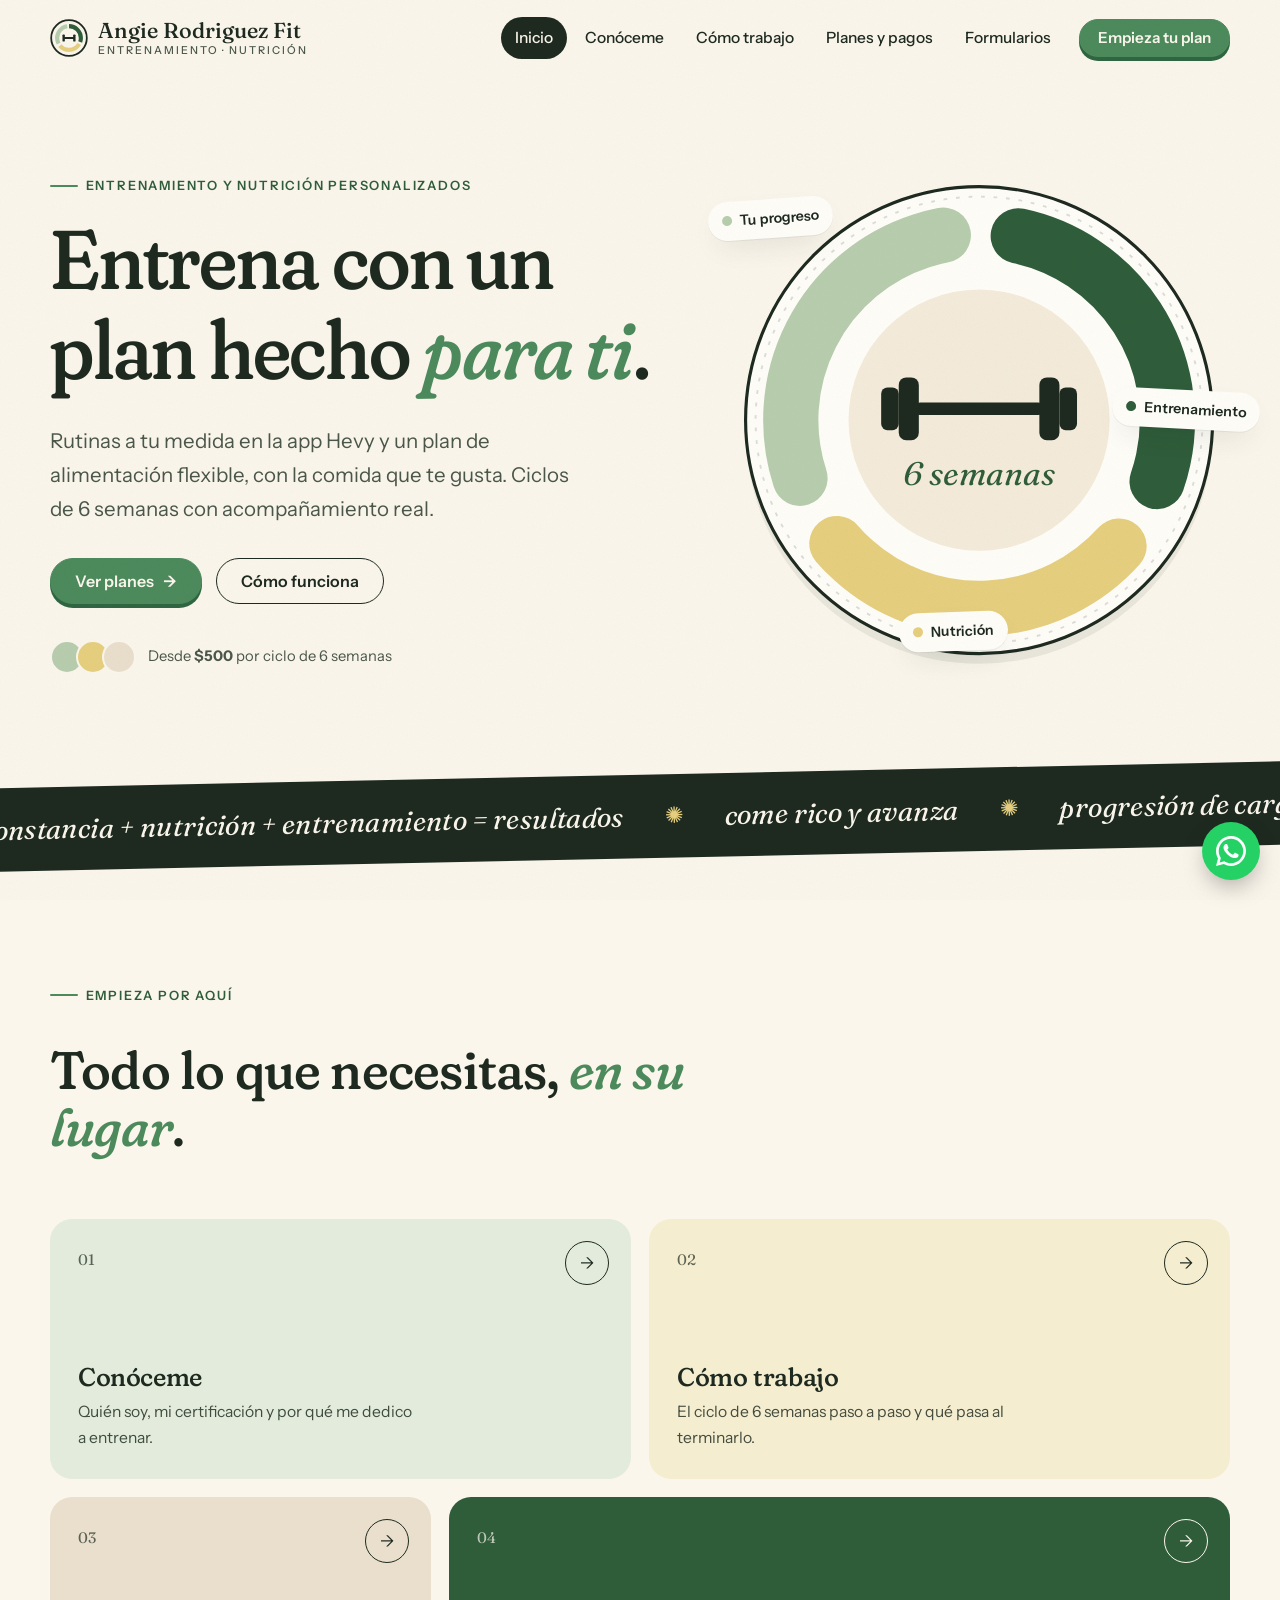
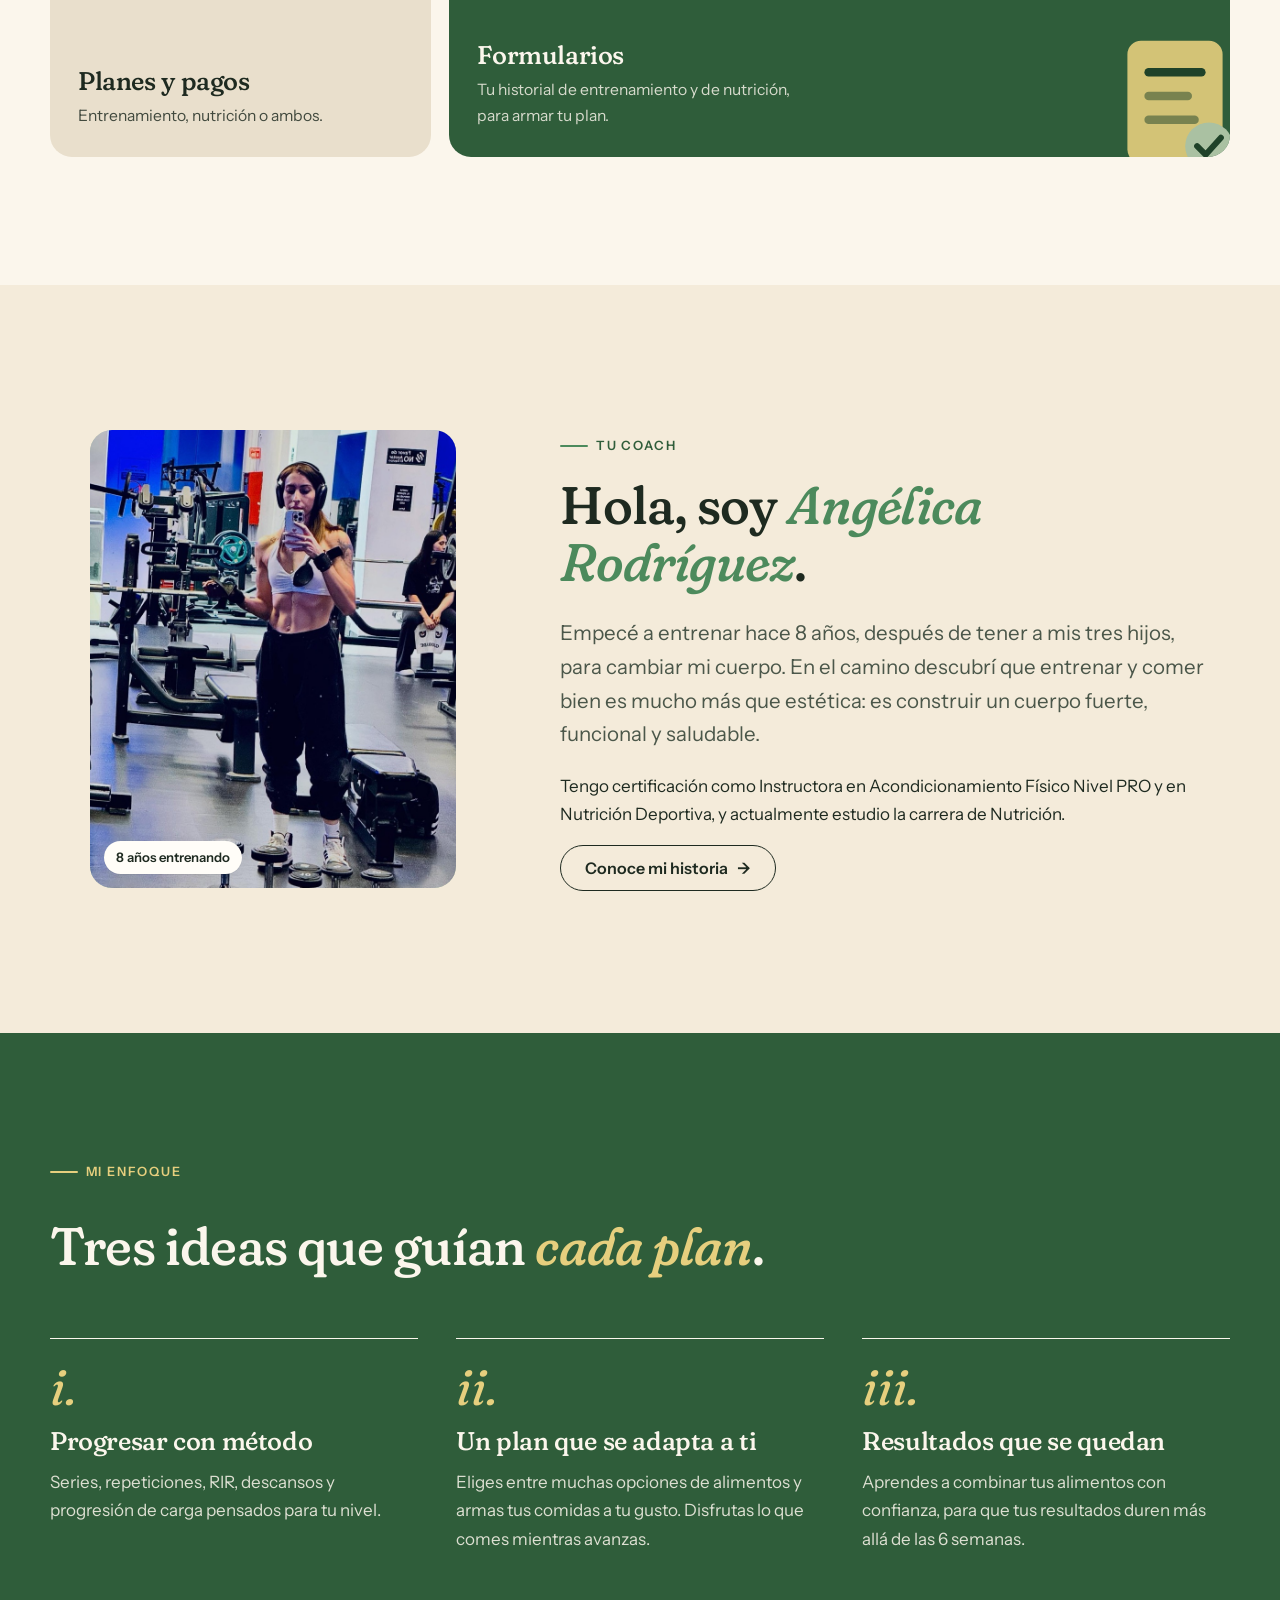
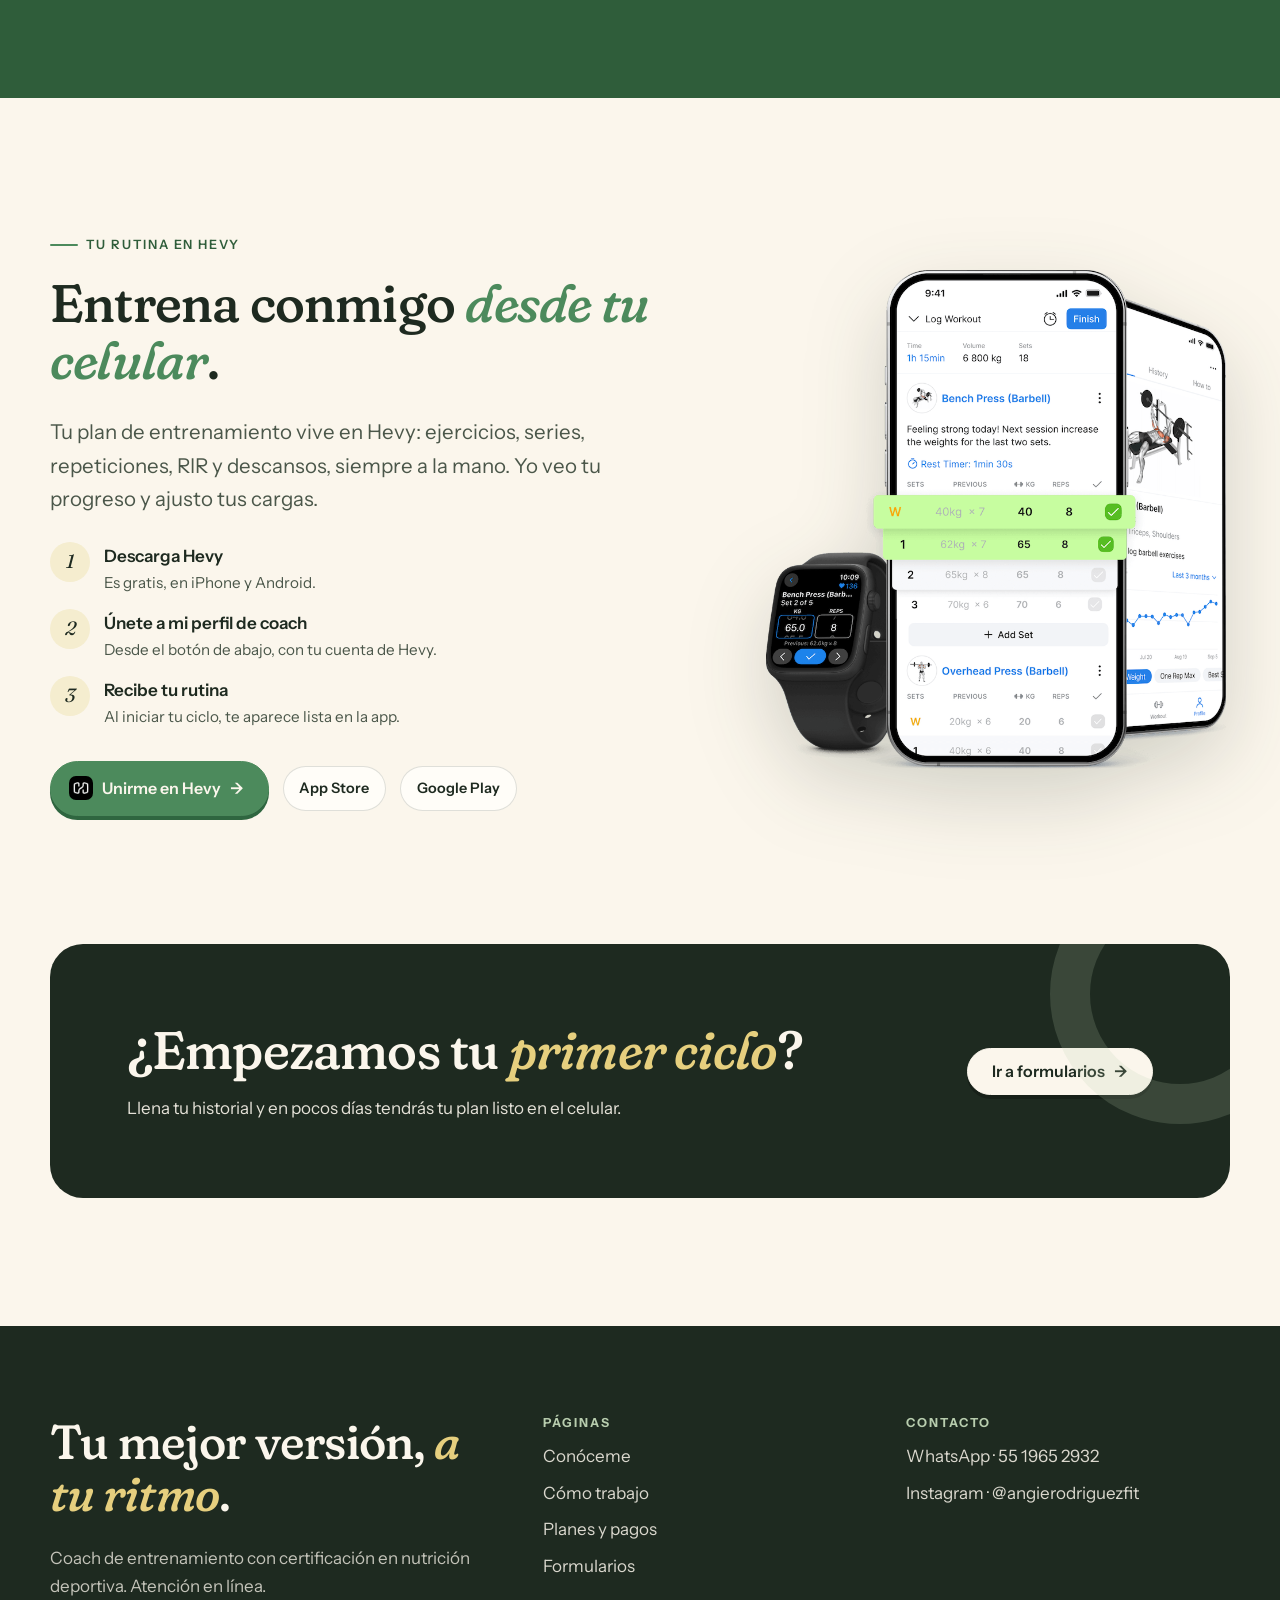
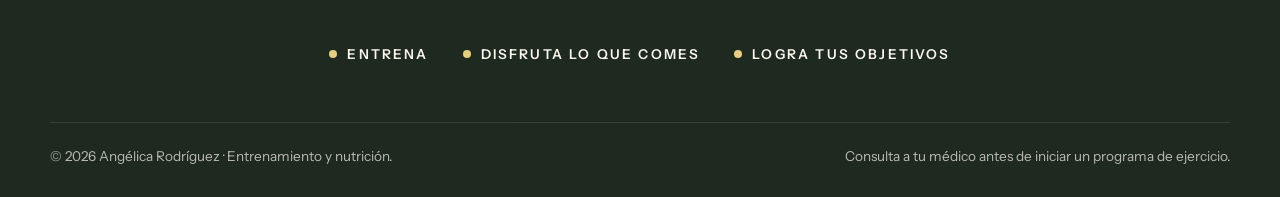
<file: index.html>
<!doctype html>
<html lang="es-MX">
<head>
  <meta charset="utf-8">
  <meta name="viewport" content="width=device-width, initial-scale=1">
  <title>Angélica Rodríguez · Entrenamiento y nutrición</title>
  <meta name="description" content="Entrenamiento personalizado y nutrición deportiva en ciclos de 6 semanas. Tu rutina en la app Hevy.">
  <link rel="icon" href="assets/img/favicon.svg" type="image/svg+xml">
  <link rel="preconnect" href="https://fonts.googleapis.com">
  <link rel="preconnect" href="https://fonts.gstatic.com" crossorigin>
  <link href="https://fonts.googleapis.com/css2?family=Courier+Prime:wght@400;700&family=Fraunces:ital,opsz,wght,SOFT,WONK@0,9..144,300..700,0..100,0..1;1,9..144,300..700,0..100,0..1&family=Instrument+Sans:wght@400;500;600;700&display=swap" rel="stylesheet">
  <link rel="stylesheet" href="assets/css/styles.css?v=9">
  <script src="assets/js/main.js?v=9" defer></script>
</head>
<body>

<header class="site-header">
  <div class="wrap">
    <a class="brand" href="index.html">
      <img class="brand-mark" src="assets/img/favicon.svg" alt="">
      <span class="brand-name">Angie Rodriguez Fit<small>Entrenamiento · Nutrición</small></span>
    </a>
    <button class="nav-toggle" aria-expanded="false" aria-controls="nav" aria-label="Abrir menú"><span></span></button>
    <nav class="nav" id="nav" aria-label="Principal">
      <a href="index.html" aria-current="page">Inicio</a>
      <a href="conoceme.html">Conóceme</a>
      <a href="como-trabajo.html">Cómo trabajo</a>
      <a href="pagos.html">Planes y pagos</a>
      <a href="formularios.html">Formularios</a>
      <a class="btn btn--accent" href="formularios.html">Empieza tu plan</a>
    </nav>
  </div>
</header>

<main>
  <!-- HERO -->
  <section class="hero">
    <div class="wrap">
      <div class="reveal">
        <span class="eyebrow">Entrenamiento y nutrición personalizados</span>
        <h1>Entrena con un plan hecho <em>para ti</em>.</h1>
        <p class="lead">Rutinas a tu medida en la app Hevy y un plan de alimentación flexible, con la comida que te gusta. Ciclos de 6 semanas con acompañamiento real.</p>
        <div class="btn-row">
          <a class="btn btn--accent" href="pagos.html">Ver planes <span class="arrow">→</span></a>
          <a class="btn btn--ghost" href="como-trabajo.html">Cómo funciona</a>
        </div>
        <div class="hero-note">
          <div class="dots"><span></span><span></span><span></span></div>
          <span>Desde <strong>$500</strong> por ciclo de 6 semanas</span>
        </div>
      </div>

      <div class="plate-stage reveal" aria-hidden="true">
        <svg class="plate" viewBox="0 0 400 400">
          <circle cx="200" cy="208" r="186" fill="#1E2A20" opacity=".08"/>
          <circle cx="200" cy="200" r="186" fill="#FFFDF8" stroke="#1E2A20" stroke-width="2.5"/>
          <circle cx="200" cy="200" r="178" fill="none" stroke="#1E2A20" stroke-opacity=".15" stroke-width="1.5" stroke-dasharray="3 7"/>
          <!-- anillo: entrenamiento / nutrición / progreso -->
          <g class="plate-spin">
            <g fill="none" stroke-width="44" stroke-linecap="round" transform="rotate(-78 200 200)">
              <circle class="ring-seg" cx="200" cy="200" r="150" stroke="#2F5D3A"/>
              <circle class="ring-seg" cx="200" cy="200" r="150" stroke="#E6CF7E" transform="rotate(120 200 200)"/>
              <circle class="ring-seg" cx="200" cy="200" r="150" stroke="#B8CDAE" transform="rotate(240 200 200)"/>
            </g>
          </g>
          <!-- centro: mancuerna -->
          <circle cx="200" cy="200" r="104" fill="#F4EBDA"/>
          <g fill="#1E2A20">
            <rect x="148" y="186" width="104" height="10" rx="5"/>
            <rect x="136" y="166" width="16" height="50" rx="6"/>
            <rect x="122" y="174" width="14" height="34" rx="5"/>
            <rect x="248" y="166" width="16" height="50" rx="6"/>
            <rect x="264" y="174" width="14" height="34" rx="5"/>
          </g>
          <text x="200" y="252" text-anchor="middle" font-family="Fraunces, Georgia, serif" font-style="italic" font-size="26" fill="#2F5D3A">6 semanas</text>
        </svg>
        <span class="sticker sticker--a"><i style="background:#B8CDAE"></i>Tu progreso</span>
        <span class="sticker sticker--b"><i style="background:#2F5D3A"></i>Entrenamiento</span>
        <span class="sticker sticker--c"><i style="background:#E6CF7E"></i>Nutrición</span>
      </div>
    </div>
  </section>

  <div class="ticker" aria-hidden="true">
    <div class="ticker-track">
      <span>constancia + nutrición + entrenamiento = resultados</span><span>come rico y avanza</span><span>progresión de carga</span><span>tu rutina en Hevy</span>
      <span>constancia + nutrición + entrenamiento = resultados</span><span>come rico y avanza</span><span>progresión de carga</span><span>tu rutina en Hevy</span>
    </div>
  </div>

  <!-- EXPLORA -->
  <section class="section">
    <div class="wrap">
      <div class="section-head reveal">
        <span class="eyebrow">Empieza por aquí</span>
        <h2>Todo lo que necesitas, <em>en su lugar</em>.</h2>
      </div>
      <div class="bento">
        <a class="tile tile--1 reveal" href="conoceme.html">
          <span class="tile-go">→</span>
          <span class="tile-num">01</span>
          <div><h3>Conóceme</h3><p>Quién soy, mi certificación y por qué me dedico a entrenar.</p></div>
        </a>
        <a class="tile tile--2 reveal" href="como-trabajo.html">
          <span class="tile-go">→</span>
          <span class="tile-num">02</span>
          <div><h3>Cómo trabajo</h3><p>El ciclo de 6 semanas paso a paso y qué pasa al terminarlo.</p></div>
        </a>
        <a class="tile tile--3 reveal" href="pagos.html">
          <span class="tile-go">→</span>
          <span class="tile-num">03</span>
          <div><h3>Planes y pagos</h3><p>Entrenamiento, nutrición o ambos.</p></div>
        </a>
        <a class="tile tile--4 reveal" href="formularios.html">
          <span class="tile-go">→</span>
          <span class="tile-num">04</span>
          <div><h3>Formularios</h3><p>Tu historial de entrenamiento y de nutrición, para armar tu plan.</p></div>
          <svg class="tile-art" viewBox="0 0 100 100" aria-hidden="true">
            <rect x="22" y="14" width="56" height="72" rx="8" fill="#E6CF7E"/>
            <rect x="32" y="30" width="36" height="5" rx="2.5" fill="#1F4029"/>
            <rect x="32" y="44" width="28" height="5" rx="2.5" fill="#1F4029" opacity=".5"/>
            <rect x="32" y="58" width="32" height="5" rx="2.5" fill="#1F4029" opacity=".5"/>
            <circle cx="70" cy="76" r="14" fill="#B8CDAE"/>
            <path d="M63 76 l5 5 l9 -10" stroke="#1F4029" stroke-width="3.5" fill="none" stroke-linecap="round" stroke-linejoin="round"/>
          </svg>
        </a>
      </div>
    </div>
  </section>

  <!-- COACH -->
  <section class="section section--tint">
    <div class="wrap coach">
      <figure class="photo-frame reveal">
        <img src="assets/img/fotos/despues-2.jpg" alt="Angélica Rodríguez entrenando en el gimnasio" loading="lazy">
        <figcaption>8 años entrenando</figcaption>
      </figure>
      <div class="reveal">
        <span class="eyebrow">Tu coach</span>
        <h2>Hola, soy <em>Angélica Rodríguez</em>.</h2>
        <p class="lead" style="max-width:46ch">Empecé a entrenar hace 8 años, después de tener a mis tres hijos, para cambiar mi cuerpo. En el camino descubrí que entrenar y comer bien es mucho más que estética: es construir un cuerpo fuerte, funcional y saludable.</p>
        <p>Tengo certificación como Instructora en Acondicionamiento Físico Nivel PRO y en Nutrición Deportiva, y actualmente estudio la carrera de Nutrición.</p>
        <a class="btn btn--ghost" href="conoceme.html">Conoce mi historia <span class="arrow">→</span></a>
      </div>
    </div>
  </section>

  <!-- PRINCIPIOS -->
  <section class="section section--leaf">
    <div class="wrap">
      <div class="section-head reveal">
        <span class="eyebrow">Mi enfoque</span>
        <h2>Tres ideas que guían <em style="color:var(--sun)">cada plan</em>.</h2>
      </div>
      <div class="pillars">
        <div class="pillar reveal">
          <div class="num">i.</div>
          <h3>Progresar con método</h3>
          <p>Series, repeticiones, RIR, descansos y progresión de carga pensados para tu nivel.</p>
        </div>
        <div class="pillar reveal">
          <div class="num">ii.</div>
          <h3>Un plan que se adapta a ti</h3>
          <p>Eliges entre muchas opciones de alimentos y armas tus comidas a tu gusto. Disfrutas lo que comes mientras avanzas.</p>
        </div>
        <div class="pillar reveal">
          <div class="num">iii.</div>
          <h3>Resultados que se quedan</h3>
          <p>Aprendes a combinar tus alimentos con confianza, para que tus resultados duren más allá de las 6 semanas.</p>
        </div>
      </div>
    </div>
  </section>

  <!-- HEVY -->
  <section class="section" id="hevy">
    <div class="wrap hevy">
      <div class="reveal">
        <span class="eyebrow">Tu rutina en Hevy</span>
        <h2>Entrena conmigo <em>desde tu celular</em>.</h2>
        <p class="lead" style="max-width:44ch">Tu plan de entrenamiento vive en Hevy: ejercicios, series, repeticiones, RIR y descansos, siempre a la mano. Yo veo tu progreso y ajusto tus cargas.</p>
        <ol class="hevy-steps">
          <li><strong>Descarga Hevy</strong><span>Es gratis, en iPhone y Android.</span></li>
          <li><strong>Únete a mi perfil de coach</strong><span>Desde el botón de abajo, con tu cuenta de Hevy.</span></li>
          <li><strong>Recibe tu rutina</strong><span>Al iniciar tu ciclo, te aparece lista en la app.</span></li>
        </ol>
        <div class="btn-row">
          <a class="btn btn--accent" href="https://app.hevycoach.com/angrodriguez86/accept" target="_blank" rel="noopener"><img class="hevy-icon" src="assets/img/hevy-icon.png" alt="" width="24" height="24">Unirme en Hevy <span class="arrow">→</span></a>
          <a class="store" href="https://apps.apple.com/app/id1458862350" target="_blank" rel="noopener">App Store</a>
          <a class="store" href="https://play.google.com/store/apps/details?id=com.hevy" target="_blank" rel="noopener">Google Play</a>
        </div>
      </div>
      <figure class="hevy-shot reveal">
        <img src="assets/img/hevy-app.png" alt="Así se ve tu rutina en la app Hevy: series, pesos, repeticiones y temporizador de descanso, también en el reloj" loading="lazy" width="800" height="872">
      </figure>
    </div>
  </section>

  <!-- CTA -->
  <section class="section" style="padding-top:0">
    <div class="wrap">
      <div class="cta-band reveal">
        <div>
          <h2>¿Empezamos tu <em>primer ciclo</em>?</h2>
          <p>Llena tu historial y en pocos días tendrás tu plan listo en el celular.</p>
        </div>
        <a class="btn btn--light" href="formularios.html">Ir a formularios <span class="arrow">→</span></a>
      </div>
    </div>
  </section>
</main>

<footer class="site-footer">
  <div class="wrap">
    <div class="footer-top">
      <div>
        <h2>Tu mejor versión, <em>a tu ritmo</em>.</h2>
        <p style="opacity:.75;max-width:40ch">Coach de entrenamiento con certificación en nutrición deportiva. Atención en línea.</p>
      </div>
      <div>
        <h4>Páginas</h4>
        <ul>
          <li><a href="conoceme.html">Conóceme</a></li>
          <li><a href="como-trabajo.html">Cómo trabajo</a></li>
          <li><a href="pagos.html">Planes y pagos</a></li>
          <li><a href="formularios.html">Formularios</a></li>
        </ul>
      </div>
      <div>
        <h4>Contacto</h4>
        <ul>
          <li><a href="https://wa.me/525519652932" target="_blank" rel="noopener">WhatsApp · 55 1965 2932</a></li>
          <li><a href="https://instagram.com/angierodriguezfit" target="_blank" rel="noopener">Instagram · @angierodriguezfit</a></li>
        </ul>
      </div>
    </div>
    <div class="motto-row"><span>Entrena</span><span>Disfruta lo que comes</span><span>Logra tus objetivos</span></div>
    <div class="footer-bottom">
      <span>© <span data-year>2026</span> Angélica Rodríguez · Entrenamiento y nutrición.</span>
      <span>Consulta a tu médico antes de iniciar un programa de ejercicio.</span>
    </div>
  </div>
</footer>

<a class="wa-float" href="https://wa.me/525519652932" aria-label="Escríbeme por WhatsApp">
  <svg viewBox="0 0 24 24" fill="currentColor"><path d="M17.5 14.4c-.3-.1-1.8-.9-2-1-.3-.1-.5-.1-.7.1-.2.3-.8 1-.9 1.2-.2.2-.3.2-.6.1-.3-.1-1.3-.5-2.4-1.5-.9-.8-1.5-1.8-1.7-2.1-.2-.3 0-.5.1-.6l.4-.5c.2-.2.2-.3.3-.5.1-.2 0-.4 0-.5l-.9-2.2c-.2-.6-.5-.5-.7-.5h-.6c-.2 0-.5.1-.8.4-.3.3-1 1-1 2.5s1.1 2.9 1.2 3.1c.1.2 2.1 3.2 5.1 4.5.7.3 1.3.5 1.7.6.7.2 1.4.2 1.9.1.6-.1 1.8-.7 2-1.4.2-.7.2-1.3.2-1.4-.1-.1-.3-.2-.6-.3zM12 21.8c-1.8 0-3.5-.5-5-1.4l-.4-.2-3.7 1 1-3.6-.2-.4C2.7 15.6 2.2 13.8 2.2 12 2.2 6.6 6.6 2.2 12 2.2c2.6 0 5.1 1 6.9 2.9 1.8 1.8 2.9 4.3 2.9 6.9 0 5.4-4.4 9.8-9.8 9.8zM20.5 3.5C18.2 1.2 15.2 0 12 0 5.4 0 0 5.4 0 12c0 2.1.6 4.2 1.6 6L0 24l6.2-1.6c1.8 1 3.8 1.5 5.8 1.5 6.6 0 12-5.4 12-12 0-3.2-1.2-6.2-3.5-8.4z"/></svg>
</a>

</body>
</html>
</file>
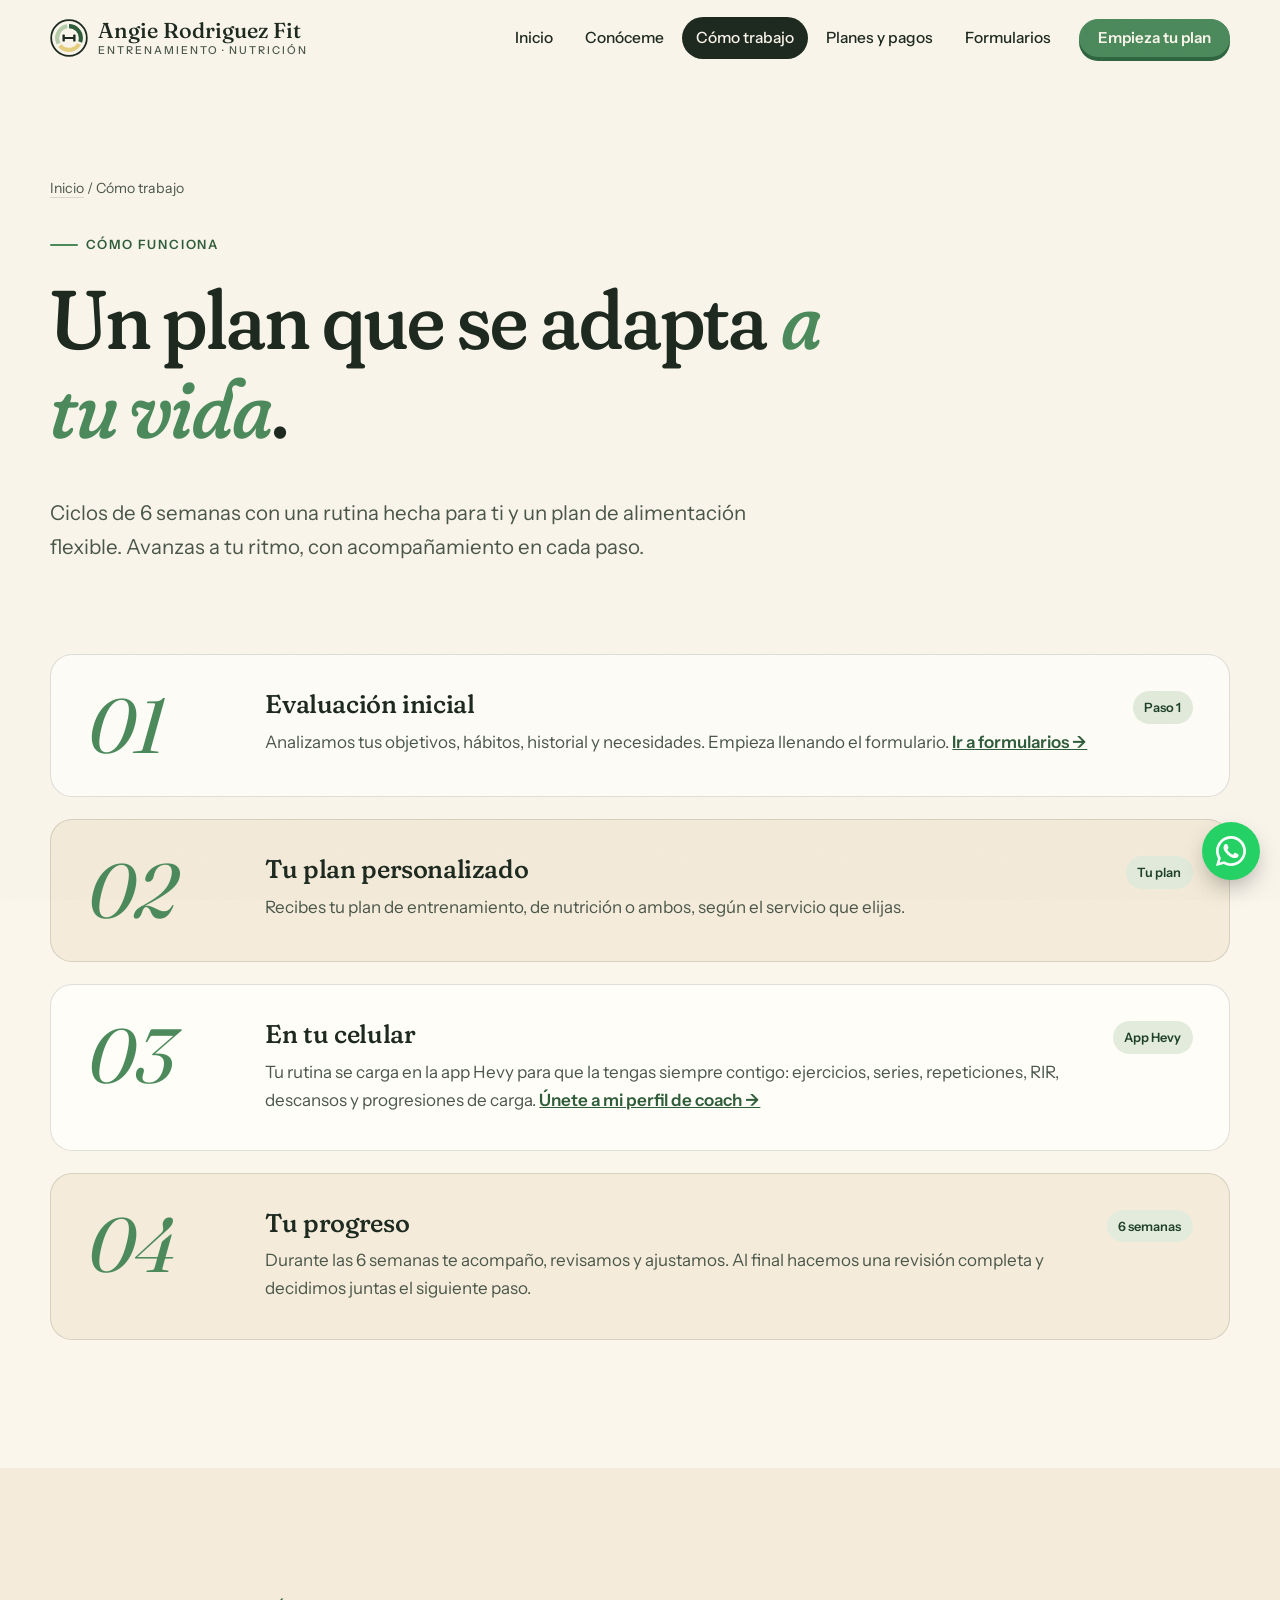
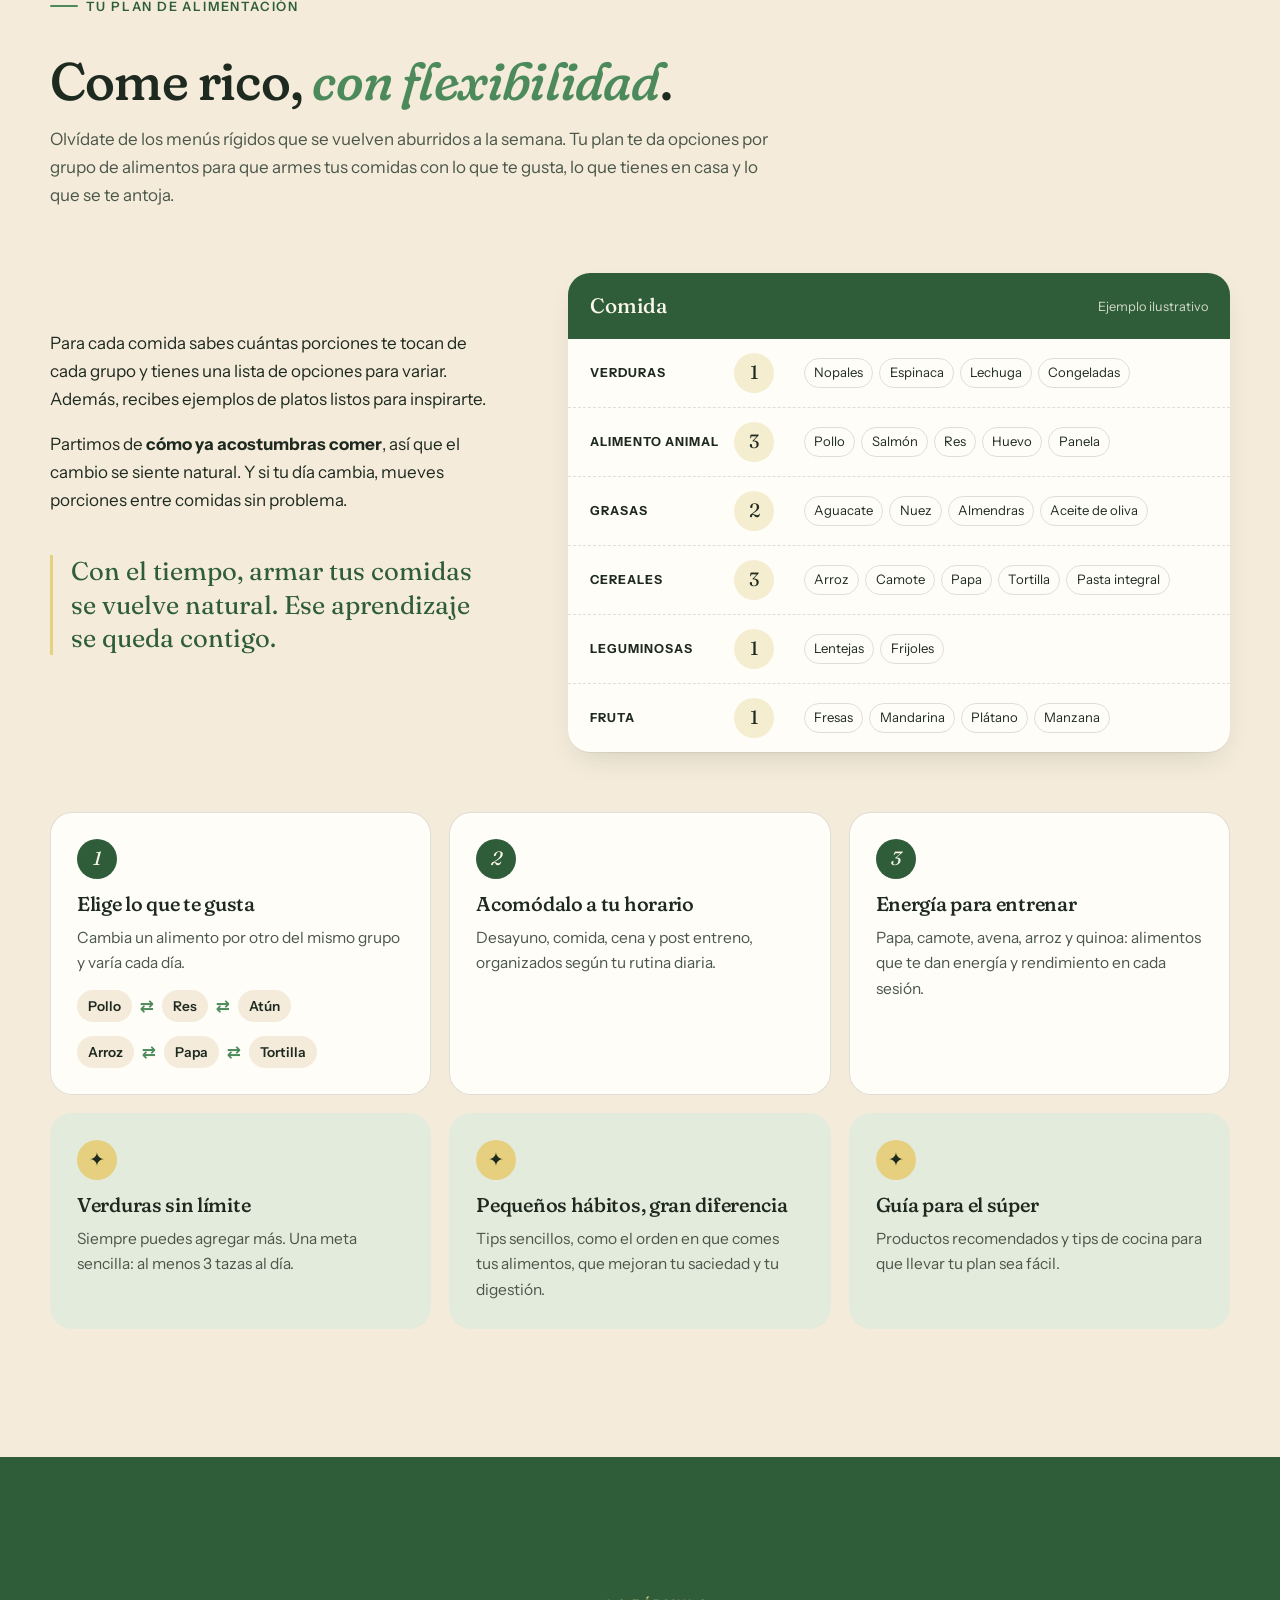
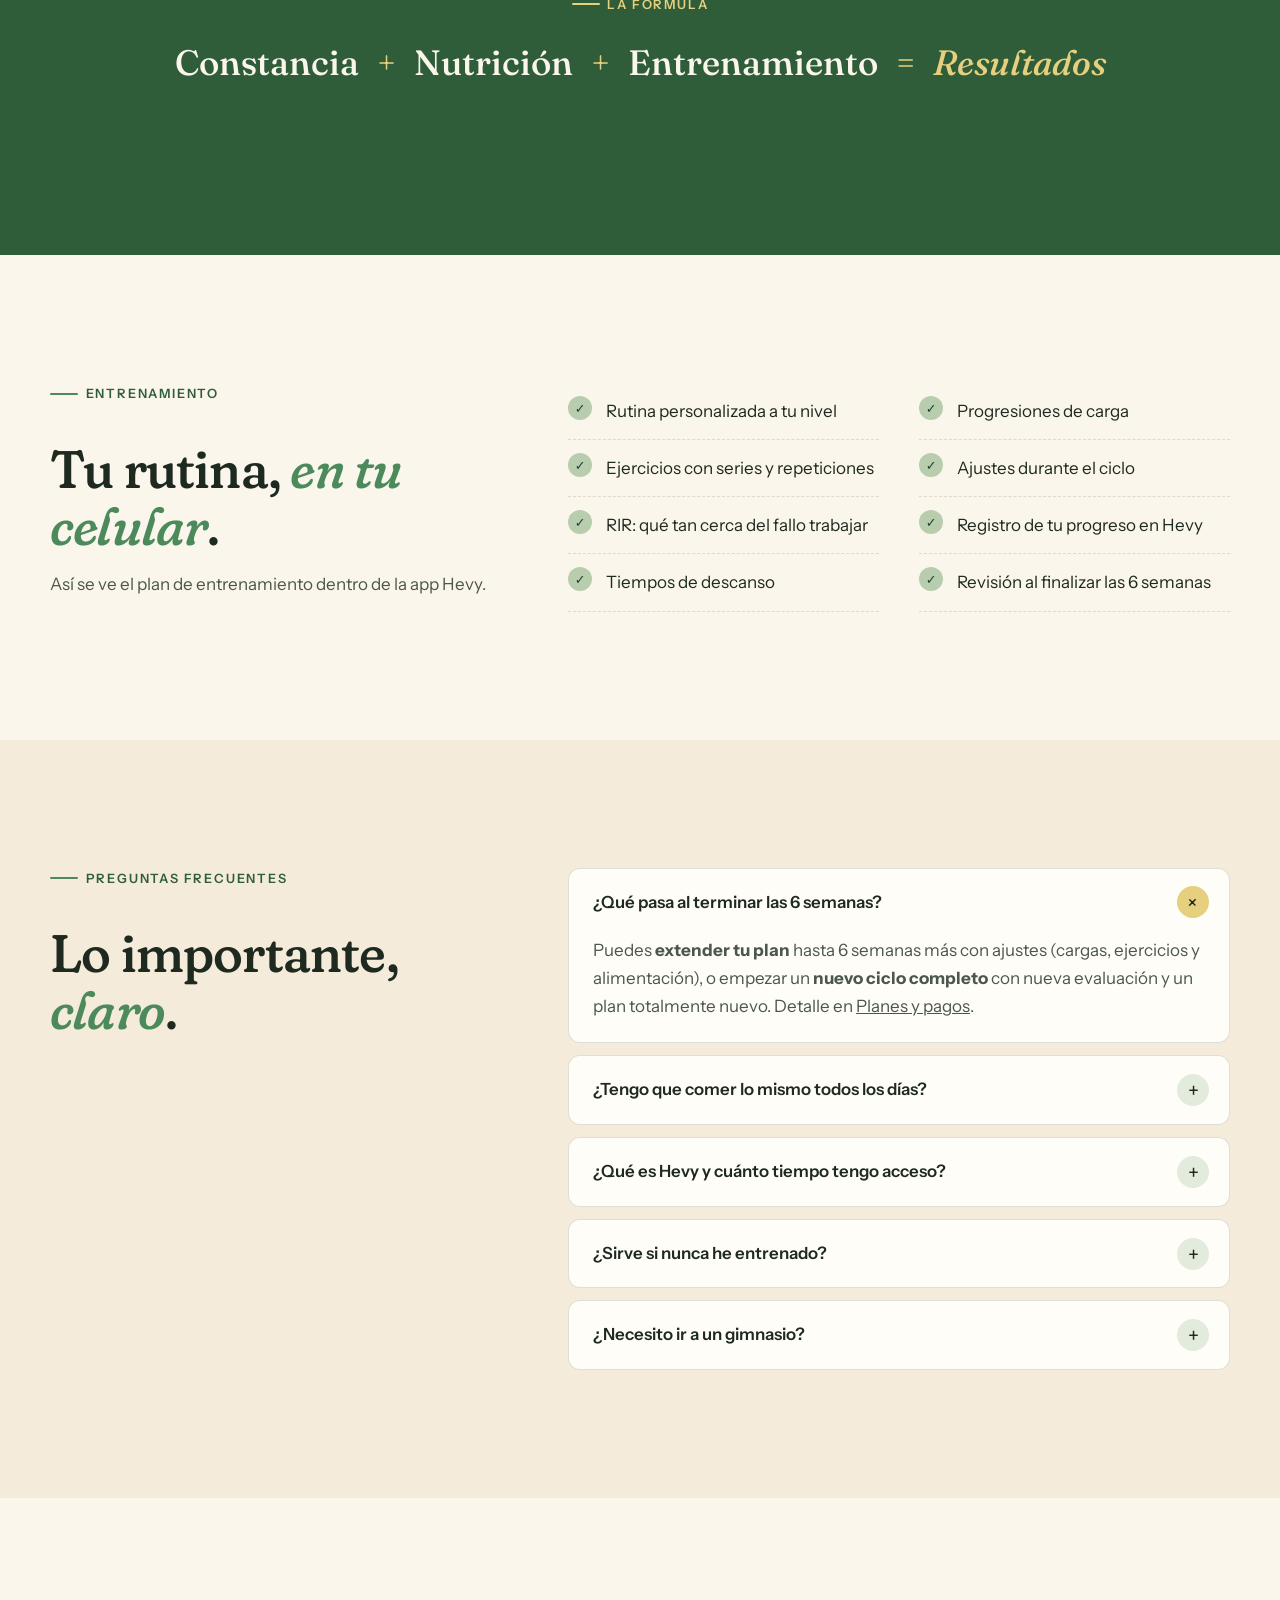
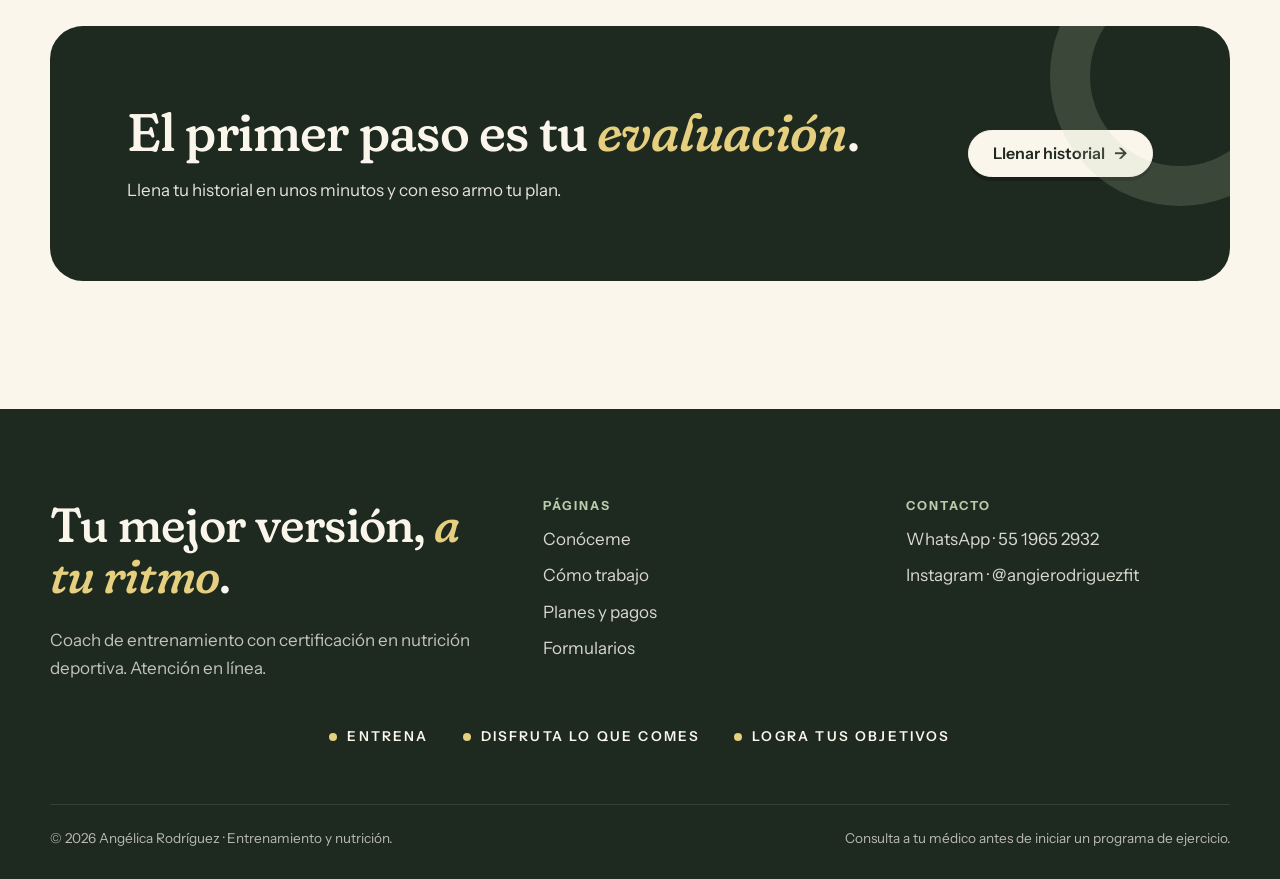
<file: como-trabajo.html>
<!doctype html>
<html lang="es-MX">
<head>
  <meta charset="utf-8">
  <meta name="viewport" content="width=device-width, initial-scale=1">
  <title>Cómo trabajo · Angélica Rodríguez</title>
  <meta name="description" content="Ciclos de 6 semanas: rutina en Hevy y un plan de alimentación flexible que se adapta a tu vida.">
  <link rel="icon" href="assets/img/favicon.svg" type="image/svg+xml">
  <link rel="preconnect" href="https://fonts.googleapis.com">
  <link rel="preconnect" href="https://fonts.gstatic.com" crossorigin>
  <link href="https://fonts.googleapis.com/css2?family=Courier+Prime:wght@400;700&family=Fraunces:ital,opsz,wght,SOFT,WONK@0,9..144,300..700,0..100,0..1;1,9..144,300..700,0..100,0..1&family=Instrument+Sans:wght@400;500;600;700&display=swap" rel="stylesheet">
  <link rel="stylesheet" href="assets/css/styles.css?v=9">
  <script src="assets/js/main.js?v=9" defer></script>
</head>
<body>

<header class="site-header">
  <div class="wrap">
    <a class="brand" href="index.html">
      <img class="brand-mark" src="assets/img/favicon.svg" alt="">
      <span class="brand-name">Angie Rodriguez Fit<small>Entrenamiento · Nutrición</small></span>
    </a>
    <button class="nav-toggle" aria-expanded="false" aria-controls="nav" aria-label="Abrir menú"><span></span></button>
    <nav class="nav" id="nav" aria-label="Principal">
      <a href="index.html">Inicio</a>
      <a href="conoceme.html">Conóceme</a>
      <a href="como-trabajo.html" aria-current="page">Cómo trabajo</a>
      <a href="pagos.html">Planes y pagos</a>
      <a href="formularios.html">Formularios</a>
      <a class="btn btn--accent" href="formularios.html">Empieza tu plan</a>
    </nav>
  </div>
</header>

<main>
  <section class="page-hero">
    <div class="wrap reveal">
      <p class="crumbs"><a href="index.html">Inicio</a> / Cómo trabajo</p>
      <span class="eyebrow">Cómo funciona</span>
      <h1>Un plan que se adapta <em>a tu vida</em>.</h1>
      <p class="lead">Ciclos de 6 semanas con una rutina hecha para ti y un plan de alimentación flexible. Avanzas a tu ritmo, con acompañamiento en cada paso.</p>
    </div>
  </section>

  <section class="section" style="padding-top:0">
    <div class="wrap">
      <ol class="steps">
        <li class="step reveal">
          <div><h3>Evaluación inicial</h3><p>Analizamos tus objetivos, hábitos, historial y necesidades. Empieza llenando el formulario. <a href="formularios.html">Ir a formularios →</a></p></div>
          <span class="tag">Paso 1</span>
        </li>
        <li class="step reveal">
          <div><h3>Tu plan personalizado</h3><p>Recibes tu plan de entrenamiento, de nutrición o ambos, según el servicio que elijas.</p></div>
          <span class="tag">Tu plan</span>
        </li>
        <li class="step reveal">
          <div><h3>En tu celular</h3><p>Tu rutina se carga en la app Hevy para que la tengas siempre contigo: ejercicios, series, repeticiones, RIR, descansos y progresiones de carga. <a href="https://app.hevycoach.com/angrodriguez86/accept" target="_blank" rel="noopener">Únete a mi perfil de coach →</a></p></div>
          <span class="tag">App Hevy</span>
        </li>
        <li class="step reveal">
          <div><h3>Tu progreso</h3><p>Durante las 6 semanas te acompaño, revisamos y ajustamos. Al final hacemos una revisión completa y decidimos juntas el siguiente paso.</p></div>
          <span class="tag">6 semanas</span>
        </li>
      </ol>
    </div>
  </section>

  <!-- MÉTODO DE NUTRICIÓN -->
  <section class="section section--tint">
    <div class="wrap">
      <div class="section-head reveal">
        <span class="eyebrow">Tu plan de alimentación</span>
        <h2>Come rico, <em>con flexibilidad</em>.</h2>
        <p>Olvídate de los menús rígidos que se vuelven aburridos a la semana. Tu plan te da opciones por grupo de alimentos para que armes tus comidas con lo que te gusta, lo que tienes en casa y lo que se te antoja.</p>
      </div>

      <div class="two-col" style="align-items:center;margin-bottom:clamp(36px,5vw,60px)">
        <div class="reveal">
          <p>Para cada comida sabes cuántas porciones te tocan de cada grupo y tienes una lista de opciones para variar. Además, recibes ejemplos de platos listos para inspirarte.</p>
          <p>Partimos de <strong>cómo ya acostumbras comer</strong>, así que el cambio se siente natural. Y si tu día cambia, mueves porciones entre comidas sin problema.</p>
          <p class="pull">Con el tiempo, armar tus comidas se vuelve natural. Ese aprendizaje se queda contigo.</p>
        </div>
        <div class="portion-card reveal" aria-label="Ejemplo de cómo se ve una comida en tu plan">
          <header><strong>Comida</strong><span>Ejemplo ilustrativo</span></header>
          <div class="portion-row"><span class="g">Verduras</span><span class="n">1</span><div class="opts"><span>Nopales</span><span>Espinaca</span><span>Lechuga</span><span>Congeladas</span></div></div>
          <div class="portion-row"><span class="g">Alimento animal</span><span class="n">3</span><div class="opts"><span>Pollo</span><span>Salmón</span><span>Res</span><span>Huevo</span><span>Panela</span></div></div>
          <div class="portion-row"><span class="g">Grasas</span><span class="n">2</span><div class="opts"><span>Aguacate</span><span>Nuez</span><span>Almendras</span><span>Aceite de oliva</span></div></div>
          <div class="portion-row"><span class="g">Cereales</span><span class="n">3</span><div class="opts"><span>Arroz</span><span>Camote</span><span>Papa</span><span>Tortilla</span><span>Pasta integral</span></div></div>
          <div class="portion-row"><span class="g">Leguminosas</span><span class="n">1</span><div class="opts"><span>Lentejas</span><span>Frijoles</span></div></div>
          <div class="portion-row"><span class="g">Fruta</span><span class="n">1</span><div class="opts"><span>Fresas</span><span>Mandarina</span><span>Plátano</span><span>Manzana</span></div></div>
        </div>
      </div>

      <div class="method-grid">
        <div class="mcard reveal">
          <span class="badge-n">1</span>
          <h3>Elige lo que te gusta</h3>
          <p>Cambia un alimento por otro del mismo grupo y varía cada día.</p>
          <div class="swap"><span>Pollo</span><i>⇄</i><span>Res</span><i>⇄</i><span>Atún</span></div>
          <div class="swap"><span>Arroz</span><i>⇄</i><span>Papa</span><i>⇄</i><span>Tortilla</span></div>
        </div>
        <div class="mcard reveal">
          <span class="badge-n">2</span>
          <h3>Acomódalo a tu horario</h3>
          <p>Desayuno, comida, cena y post entreno, organizados según tu rutina diaria.</p>
        </div>
        <div class="mcard reveal">
          <span class="badge-n">3</span>
          <h3>Energía para entrenar</h3>
          <p>Papa, camote, avena, arroz y quinoa: alimentos que te dan energía y rendimiento en cada sesión.</p>
        </div>
        <div class="mcard mcard--tip reveal">
          <span class="badge-n">✦</span>
          <h3>Verduras sin límite</h3>
          <p>Siempre puedes agregar más. Una meta sencilla: al menos 3 tazas al día.</p>
        </div>
        <div class="mcard mcard--tip reveal">
          <span class="badge-n">✦</span>
          <h3>Pequeños hábitos, gran diferencia</h3>
          <p>Tips sencillos, como el orden en que comes tus alimentos, que mejoran tu saciedad y tu digestión.</p>
        </div>
        <div class="mcard mcard--tip reveal">
          <span class="badge-n">✦</span>
          <h3>Guía para el súper</h3>
          <p>Productos recomendados y tips de cocina para que llevar tu plan sea fácil.</p>
        </div>
      </div>
    </div>
  </section>

  <section class="section section--leaf">
    <div class="wrap" style="text-align:center">
      <span class="eyebrow">La fórmula</span>
      <p class="formula reveal"><b>Constancia</b><i>+</i><b>Nutrición</b><i>+</i><b>Entrenamiento</b><i>=</i><b><em style="color:var(--sun)">Resultados</em></b></p>
    </div>
  </section>

  <section class="section">
    <div class="wrap two-col">
      <div class="section-head reveal" style="margin:0">
        <span class="eyebrow">Entrenamiento</span>
        <h2>Tu rutina, <em>en tu celular</em>.</h2>
        <p>Así se ve el plan de entrenamiento dentro de la app Hevy.</p>
      </div>
      <ul class="ingredients reveal">
        <li>Rutina personalizada a tu nivel</li>
        <li>Ejercicios con series y repeticiones</li>
        <li>RIR: qué tan cerca del fallo trabajar</li>
        <li>Tiempos de descanso</li>
        <li>Progresiones de carga</li>
        <li>Ajustes durante el ciclo</li>
        <li>Registro de tu progreso en Hevy</li>
        <li>Revisión al finalizar las 6 semanas</li>
      </ul>
    </div>
  </section>

  <section class="section section--tint">
    <div class="wrap two-col">
      <div class="section-head reveal" style="margin:0">
        <span class="eyebrow">Preguntas frecuentes</span>
        <h2>Lo importante, <em>claro</em>.</h2>
      </div>
      <div class="accordion reveal">
        <details open>
          <summary>¿Qué pasa al terminar las 6 semanas?</summary>
          <div class="answer"><p>Puedes <strong>extender tu plan</strong> hasta 6 semanas más con ajustes (cargas, ejercicios y alimentación), o empezar un <strong>nuevo ciclo completo</strong> con nueva evaluación y un plan totalmente nuevo. Detalle en <a href="pagos.html">Planes y pagos</a>.</p></div>
        </details>
        <details>
          <summary>¿Tengo que comer lo mismo todos los días?</summary>
          <div class="answer"><p>No. Tienes muchas opciones por grupo para variar tus comidas todos los días y disfrutar lo que comes.</p></div>
        </details>
        <details>
          <summary>¿Qué es Hevy y cuánto tiempo tengo acceso?</summary>
          <div class="answer"><p>Tu plan incluye <strong>6 semanas de Hevy Pro sin costo adicional</strong>. Tendrás tu rutina personalizada dentro de la app y podrás registrar pesos, repeticiones y progreso en cada entrenamiento.</p></div>
        </details>
        <details>
          <summary>¿Sirve si nunca he entrenado?</summary>
          <div class="answer"><p>Sí. Los planes son 100% personalizados y se ajustan según tu nivel, progreso, objetivo y necesidades.</p></div>
        </details>
        <details>
          <summary>¿Necesito ir a un gimnasio?</summary>
          <div class="answer"><p>No. Tu plan se adapta al lugar donde entrenas y al equipo que tienes disponible. Podemos trabajar en casa o cualquier otro espacio.</p></div>
        </details>
      </div>
    </div>
  </section>

  <section class="section">
    <div class="wrap">
      <div class="cta-band reveal">
        <div>
          <h2>El primer paso es tu <em>evaluación</em>.</h2>
          <p>Llena tu historial en unos minutos y con eso armo tu plan.</p>
        </div>
        <a class="btn btn--light" href="formularios.html">Llenar historial <span class="arrow">→</span></a>
      </div>
    </div>
  </section>
</main>

<footer class="site-footer">
  <div class="wrap">
    <div class="footer-top">
      <div>
        <h2>Tu mejor versión, <em>a tu ritmo</em>.</h2>
        <p style="opacity:.75;max-width:40ch">Coach de entrenamiento con certificación en nutrición deportiva. Atención en línea.</p>
      </div>
      <div>
        <h4>Páginas</h4>
        <ul>
          <li><a href="conoceme.html">Conóceme</a></li>
          <li><a href="como-trabajo.html">Cómo trabajo</a></li>
          <li><a href="pagos.html">Planes y pagos</a></li>
          <li><a href="formularios.html">Formularios</a></li>
        </ul>
      </div>
      <div>
        <h4>Contacto</h4>
        <ul>
          <li><a href="https://wa.me/525519652932" target="_blank" rel="noopener">WhatsApp · 55 1965 2932</a></li>
          <li><a href="https://instagram.com/angierodriguezfit" target="_blank" rel="noopener">Instagram · @angierodriguezfit</a></li>
        </ul>
      </div>
    </div>
    <div class="motto-row"><span>Entrena</span><span>Disfruta lo que comes</span><span>Logra tus objetivos</span></div>
    <div class="footer-bottom">
      <span>© <span data-year>2026</span> Angélica Rodríguez · Entrenamiento y nutrición.</span>
      <span>Consulta a tu médico antes de iniciar un programa de ejercicio.</span>
    </div>
  </div>
</footer>

<a class="wa-float" href="https://wa.me/525519652932" aria-label="Escríbeme por WhatsApp">
  <svg viewBox="0 0 24 24" fill="currentColor"><path d="M17.5 14.4c-.3-.1-1.8-.9-2-1-.3-.1-.5-.1-.7.1-.2.3-.8 1-.9 1.2-.2.2-.3.2-.6.1-.3-.1-1.3-.5-2.4-1.5-.9-.8-1.5-1.8-1.7-2.1-.2-.3 0-.5.1-.6l.4-.5c.2-.2.2-.3.3-.5.1-.2 0-.4 0-.5l-.9-2.2c-.2-.6-.5-.5-.7-.5h-.6c-.2 0-.5.1-.8.4-.3.3-1 1-1 2.5s1.1 2.9 1.2 3.1c.1.2 2.1 3.2 5.1 4.5.7.3 1.3.5 1.7.6.7.2 1.4.2 1.9.1.6-.1 1.8-.7 2-1.4.2-.7.2-1.3.2-1.4-.1-.1-.3-.2-.6-.3zM12 21.8c-1.8 0-3.5-.5-5-1.4l-.4-.2-3.7 1 1-3.6-.2-.4C2.7 15.6 2.2 13.8 2.2 12 2.2 6.6 6.6 2.2 12 2.2c2.6 0 5.1 1 6.9 2.9 1.8 1.8 2.9 4.3 2.9 6.9 0 5.4-4.4 9.8-9.8 9.8zM20.5 3.5C18.2 1.2 15.2 0 12 0 5.4 0 0 5.4 0 12c0 2.1.6 4.2 1.6 6L0 24l6.2-1.6c1.8 1 3.8 1.5 5.8 1.5 6.6 0 12-5.4 12-12 0-3.2-1.2-6.2-3.5-8.4z"/></svg>
</a>

</body>
</html>
</file>
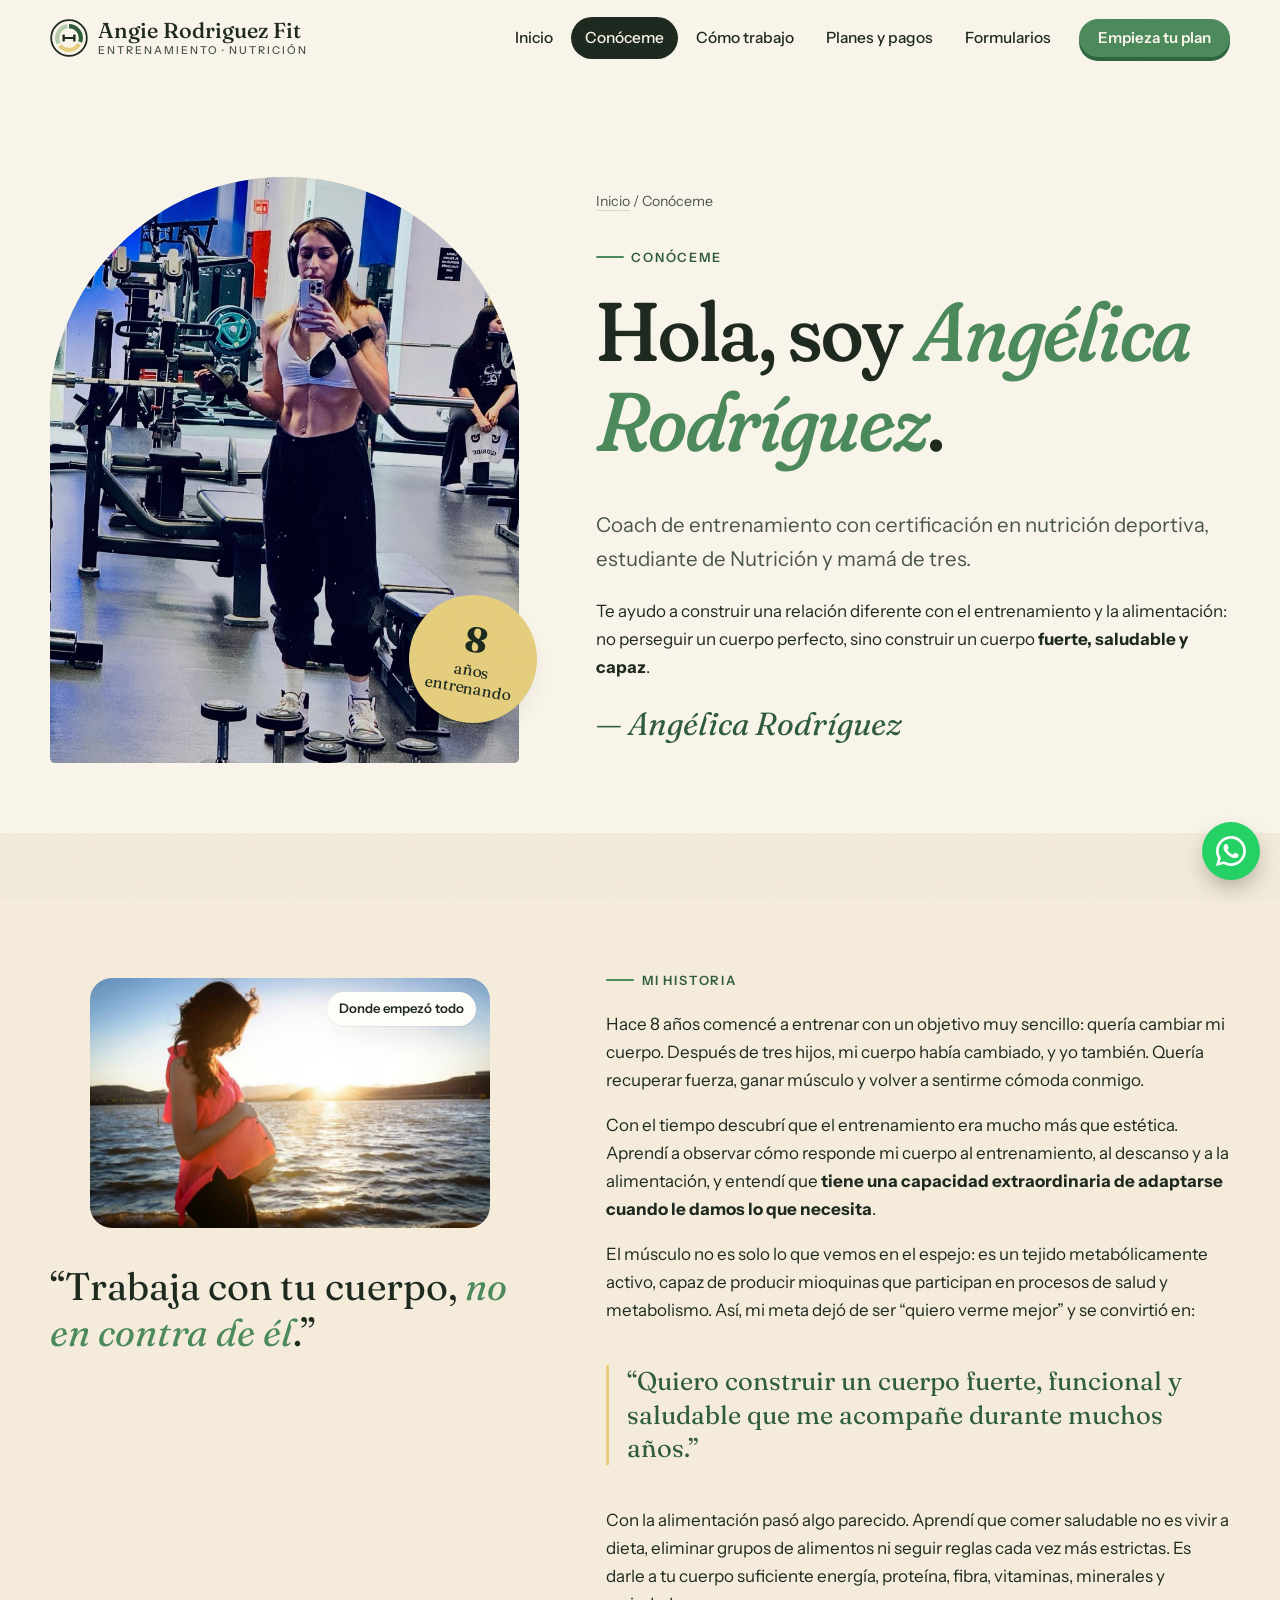
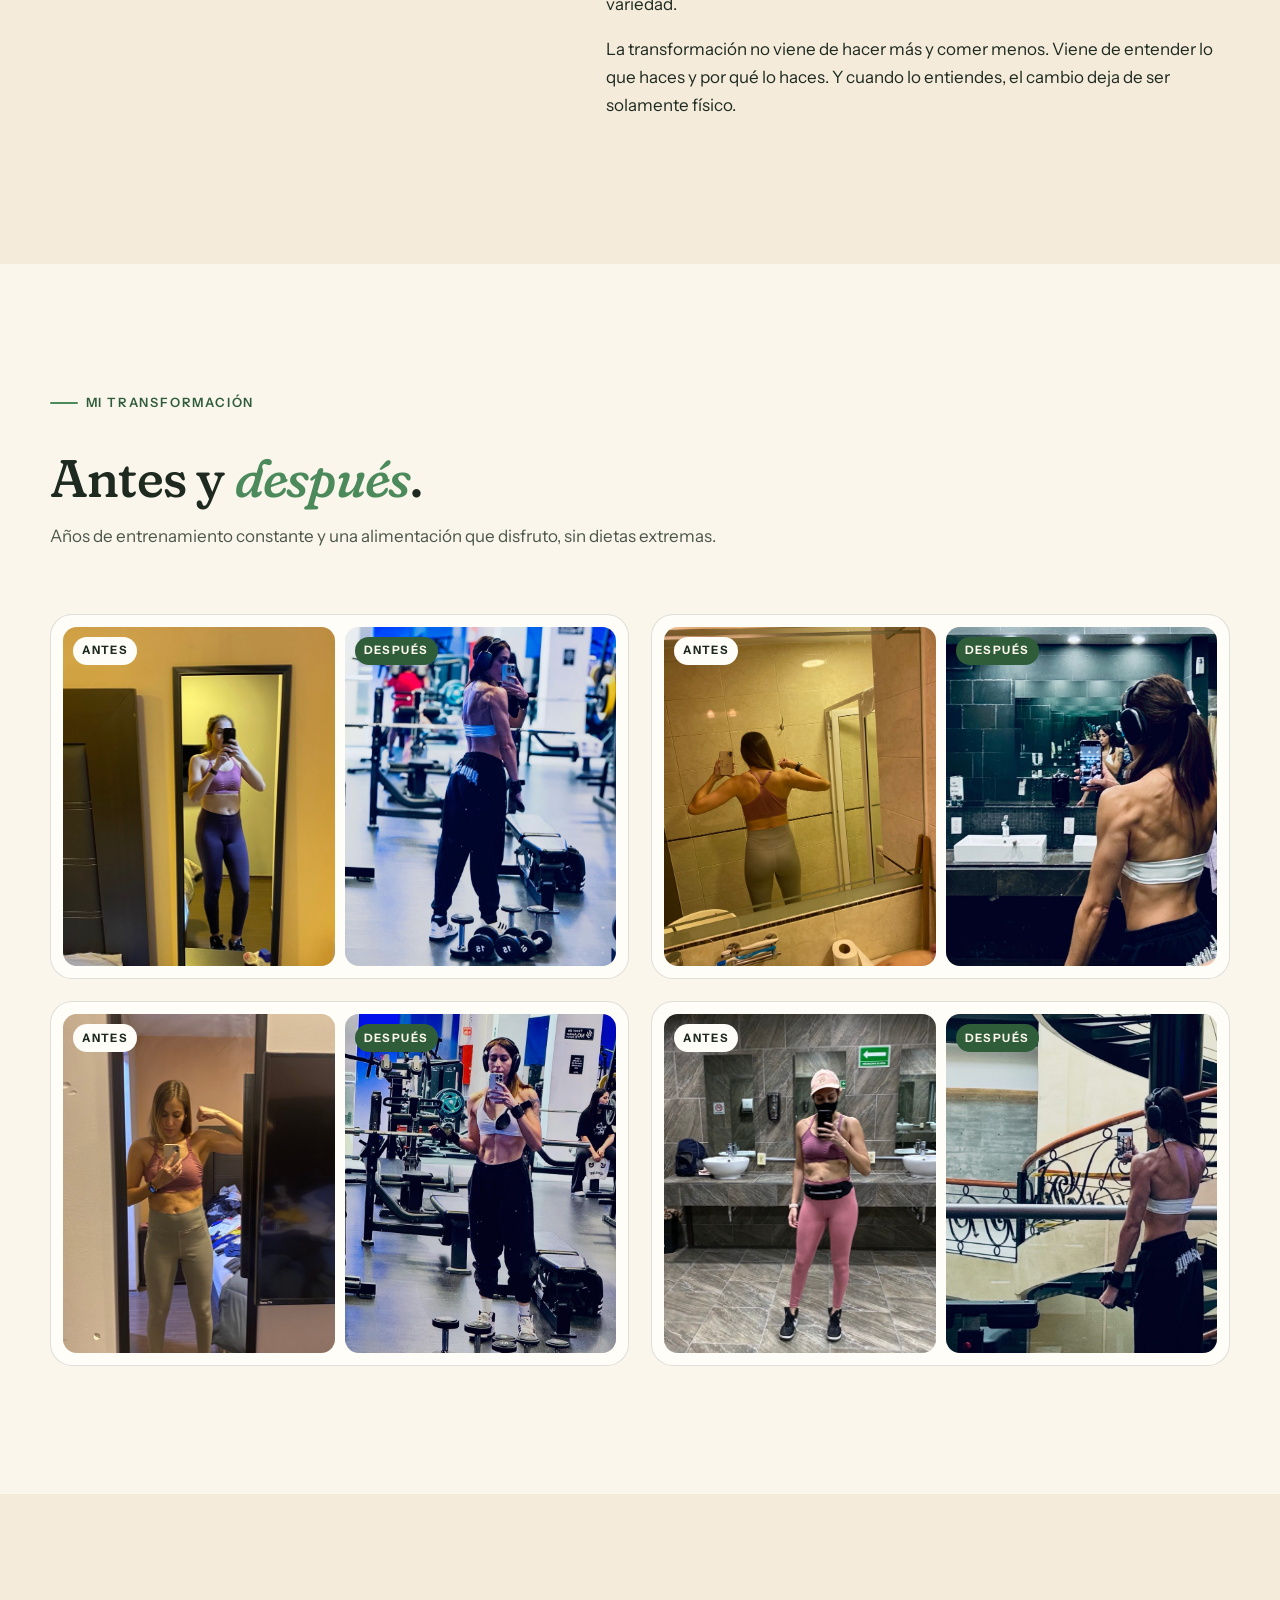
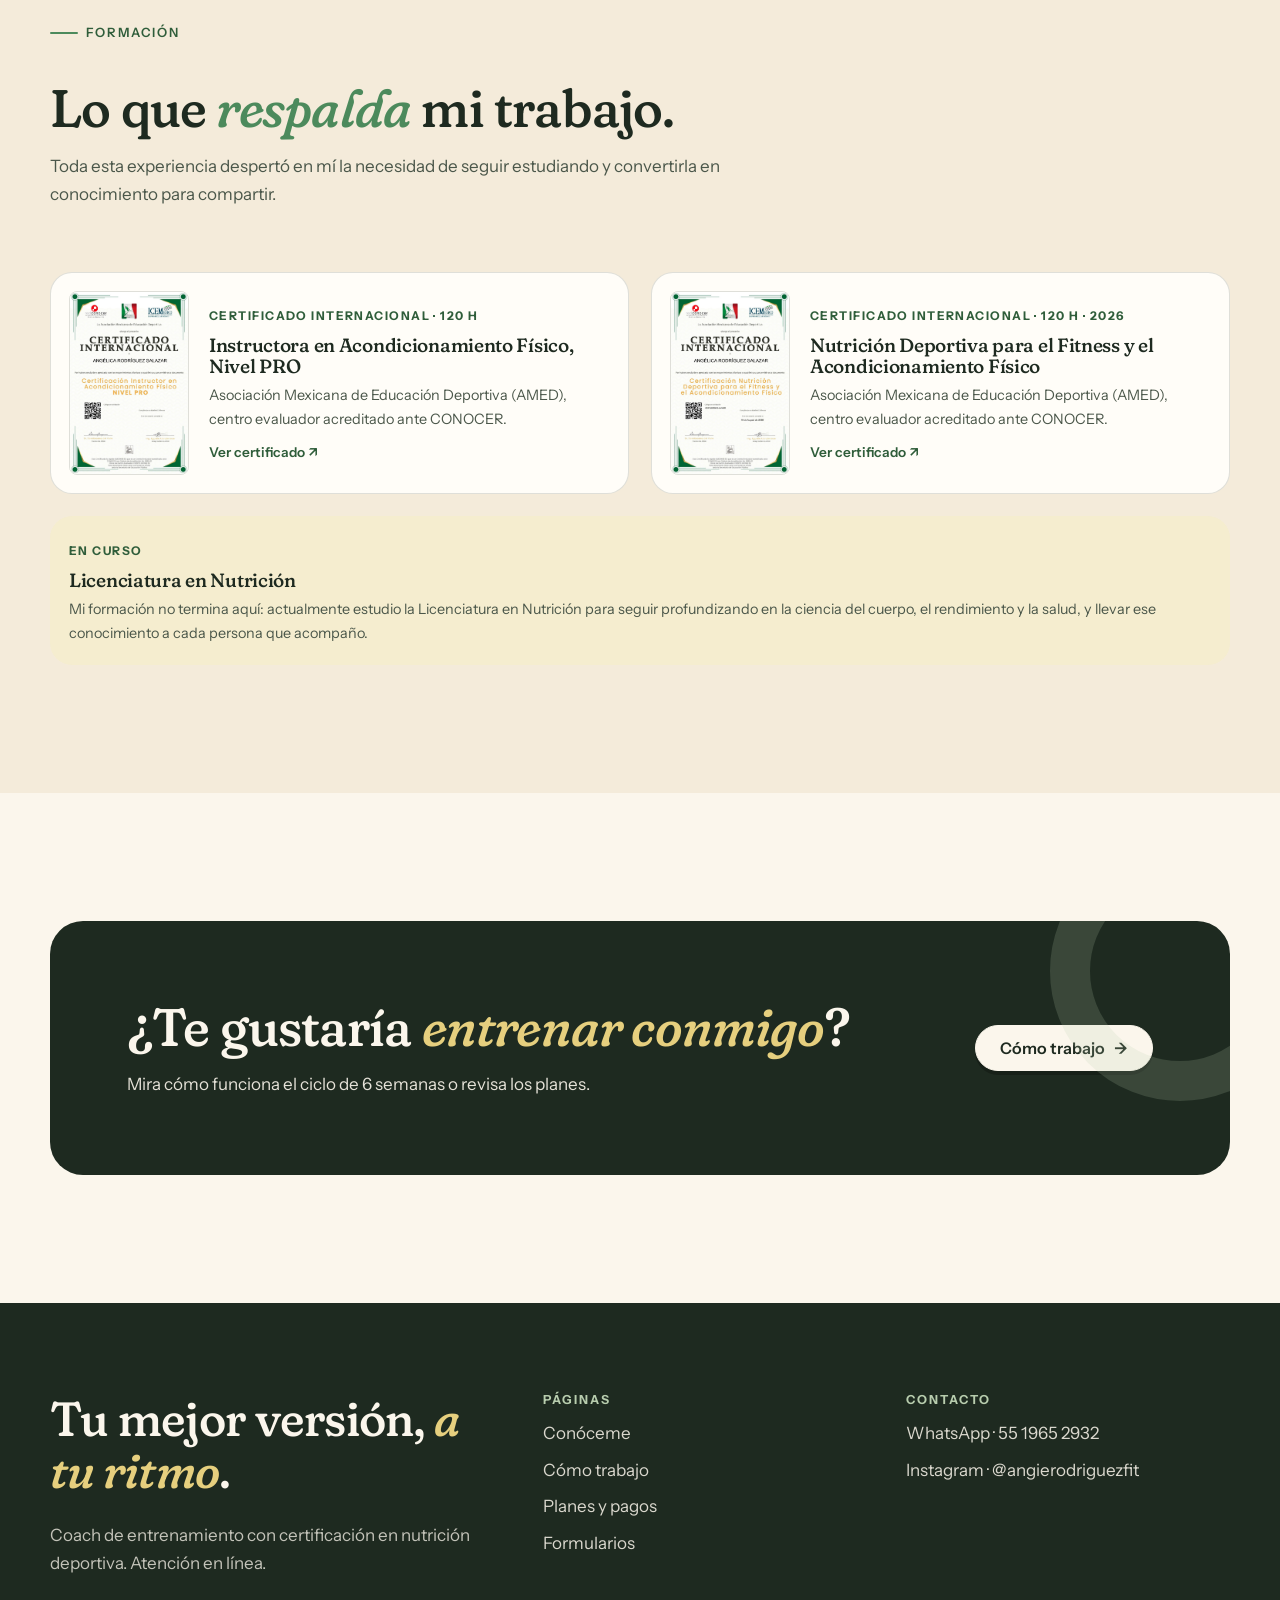
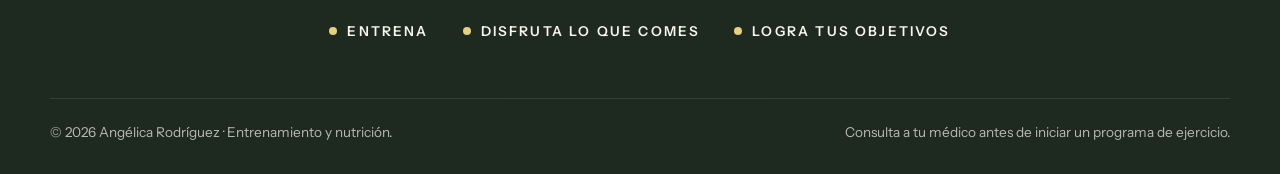
<file: conoceme.html>
<!doctype html>
<html lang="es-MX">
<head>
  <meta charset="utf-8">
  <meta name="viewport" content="width=device-width, initial-scale=1">
  <title>Conóceme · Angélica Rodríguez</title>
  <meta name="description" content="Coach de entrenamiento con certificación en nutrición deportiva. Mi historia, mi transformación y mi formación.">
  <link rel="icon" href="assets/img/favicon.svg" type="image/svg+xml">
  <link rel="preconnect" href="https://fonts.googleapis.com">
  <link rel="preconnect" href="https://fonts.gstatic.com" crossorigin>
  <link href="https://fonts.googleapis.com/css2?family=Courier+Prime:wght@400;700&family=Fraunces:ital,opsz,wght,SOFT,WONK@0,9..144,300..700,0..100,0..1;1,9..144,300..700,0..100,0..1&family=Instrument+Sans:wght@400;500;600;700&display=swap" rel="stylesheet">
  <link rel="stylesheet" href="assets/css/styles.css?v=9">
  <script src="assets/js/main.js?v=9" defer></script>
</head>
<body>

<header class="site-header">
  <div class="wrap">
    <a class="brand" href="index.html">
      <img class="brand-mark" src="assets/img/favicon.svg" alt="">
      <span class="brand-name">Angie Rodriguez Fit<small>Entrenamiento · Nutrición</small></span>
    </a>
    <button class="nav-toggle" aria-expanded="false" aria-controls="nav" aria-label="Abrir menú"><span></span></button>
    <nav class="nav" id="nav" aria-label="Principal">
      <a href="index.html">Inicio</a>
      <a href="conoceme.html" aria-current="page">Conóceme</a>
      <a href="como-trabajo.html">Cómo trabajo</a>
      <a href="pagos.html">Planes y pagos</a>
      <a href="formularios.html">Formularios</a>
      <a class="btn btn--accent" href="formularios.html">Empieza tu plan</a>
    </nav>
  </div>
</header>

<main>
  <section class="page-hero about-hero">
    <div class="wrap">
      <div class="arch-wrap reveal">
        <div class="arch">
          <img src="assets/img/fotos/despues-2.jpg" alt="Angélica en el gimnasio">
        </div>
        <div class="badge"><span><strong>8</strong>años<br>entrenando</span></div>
      </div>
      <div class="reveal">
        <p class="crumbs"><a href="index.html">Inicio</a> / Conóceme</p>
        <span class="eyebrow">Conóceme</span>
        <h1>Hola, soy <em>Angélica Rodríguez</em>.</h1>
        <p class="lead">Coach de entrenamiento con certificación en nutrición deportiva, estudiante de Nutrición y mamá de tres.</p>
        <p>Te ayudo a construir una relación diferente con el entrenamiento y la alimentación: no perseguir un cuerpo perfecto, sino construir un cuerpo <strong>fuerte, saludable y capaz</strong>.</p>
        <div class="signature">— Angélica Rodríguez</div>
      </div>
    </div>
  </section>

  <section class="section section--tint">
    <div class="wrap story">
      <div class="story-media reveal">
        <figure class="photo-frame">
          <img src="assets/img/fotos/antes-embarazo.jpg" alt="Angélica durante su embarazo" loading="lazy">
          <figcaption class="cap-tr">Donde empezó todo</figcaption>
        </figure>
        <p class="big-quote">“Trabaja con tu cuerpo, <em>no en contra de él</em>.”</p>
      </div>
      <div class="reveal">
        <span class="eyebrow">Mi historia</span>
        <p>Hace 8 años comencé a entrenar con un objetivo muy sencillo: quería cambiar mi cuerpo. Después de tres hijos, mi cuerpo había cambiado, y yo también. Quería recuperar fuerza, ganar músculo y volver a sentirme cómoda conmigo.</p>
        <p>Con el tiempo descubrí que el entrenamiento era mucho más que estética. Aprendí a observar cómo responde mi cuerpo al entrenamiento, al descanso y a la alimentación, y entendí que <strong>tiene una capacidad extraordinaria de adaptarse cuando le damos lo que necesita</strong>.</p>
        <p>El músculo no es solo lo que vemos en el espejo: es un tejido metabólicamente activo, capaz de producir mioquinas que participan en procesos de salud y metabolismo. Así, mi meta dejó de ser “quiero verme mejor” y se convirtió en:</p>
        <p class="pull">“Quiero construir un cuerpo fuerte, funcional y saludable que me acompañe durante muchos años.”</p>
        <p>Con la alimentación pasó algo parecido. Aprendí que comer saludable no es vivir a dieta, eliminar grupos de alimentos ni seguir reglas cada vez más estrictas. Es darle a tu cuerpo suficiente energía, proteína, fibra, vitaminas, minerales y variedad.</p>
        <p>La transformación no viene de hacer más y comer menos. Viene de entender lo que haces y por qué lo haces. Y cuando lo entiendes, el cambio deja de ser solamente físico.</p>
      </div>
    </div>
  </section>

  <section class="section">
    <div class="wrap">
      <div class="section-head reveal">
        <span class="eyebrow">Mi transformación</span>
        <h2>Antes y <em>después</em>.</h2>
        <p>Años de entrenamiento constante y una alimentación que disfruto, sin dietas extremas.</p>
      </div>
      <div class="transform-grid">
        <div class="pair reveal">
          <figure><img src="assets/img/fotos/antes.jpg" alt="Antes, de frente" loading="lazy"><figcaption>Antes</figcaption></figure>
          <figure><img src="assets/img/fotos/despues.jpg" alt="Después, de frente" loading="lazy"><figcaption>Después</figcaption></figure>
        </div>
        <div class="pair reveal">
          <figure><img src="assets/img/fotos/antes-2.jpg" alt="Antes, espalda" loading="lazy"><figcaption>Antes</figcaption></figure>
          <figure><img src="assets/img/fotos/despues-3.jpg" alt="Después, espalda" loading="lazy"><figcaption>Después</figcaption></figure>
        </div>
        <div class="pair reveal">
          <figure><img src="assets/img/fotos/antes-3.jpg" alt="Antes, de frente" loading="lazy"><figcaption>Antes</figcaption></figure>
          <figure><img src="assets/img/fotos/despues-2.jpg" alt="Después, de frente" loading="lazy"><figcaption>Después</figcaption></figure>
        </div>
        <div class="pair reveal">
          <figure><img src="assets/img/fotos/antes-4.jpg" alt="Antes, cuerpo completo" loading="lazy"><figcaption>Antes</figcaption></figure>
          <figure><img src="assets/img/fotos/despues-4.jpg" alt="Después, espalda" loading="lazy"><figcaption>Después</figcaption></figure>
        </div>
      </div>
    </div>
  </section>

  <section class="section section--tint">
    <div class="wrap">
      <div class="section-head reveal">
        <span class="eyebrow">Formación</span>
        <h2>Lo que <em>respalda</em> mi trabajo.</h2>
        <p>Toda esta experiencia despertó en mí la necesidad de seguir estudiando y convertirla en conocimiento para compartir.</p>
      </div>
      <div class="certs">
        <a class="cert reveal" href="assets/img/certificados/cert-acondicionamiento-pro.jpg" target="_blank" rel="noopener">
          <img src="assets/img/certificados/cert-acondicionamiento-pro.jpg" alt="Certificado de Instructora en Acondicionamiento Físico Nivel PRO" loading="lazy">
          <div>
            <span class="k">Certificado internacional · 120 h</span>
            <h3>Instructora en Acondicionamiento Físico, Nivel PRO</h3>
            <p>Asociación Mexicana de Educación Deportiva (AMED), centro evaluador acreditado ante CONOCER.</p>
            <span class="see">Ver certificado ↗</span>
          </div>
        </a>
        <a class="cert reveal" href="assets/img/certificados/cert-nutricion-deportiva.jpg" target="_blank" rel="noopener">
          <img src="assets/img/certificados/cert-nutricion-deportiva.jpg" alt="Certificado en Nutrición Deportiva para el Fitness y el Acondicionamiento Físico" loading="lazy">
          <div>
            <span class="k">Certificado internacional · 120 h · 2026</span>
            <h3>Nutrición Deportiva para el Fitness y el Acondicionamiento Físico</h3>
            <p>Asociación Mexicana de Educación Deportiva (AMED), centro evaluador acreditado ante CONOCER.</p>
            <span class="see">Ver certificado ↗</span>
          </div>
        </a>
      </div>
      <div class="cert cert--studying reveal" style="margin-top:22px">
        <div>
          <span class="k">En curso</span>
          <h3>Licenciatura en Nutrición</h3>
          <p>Mi formación no termina aquí: actualmente estudio la Licenciatura en Nutrición para seguir profundizando en la ciencia del cuerpo, el rendimiento y la salud, y llevar ese conocimiento a cada persona que acompaño.</p>
        </div>
      </div>
    </div>
  </section>

  <section class="section">
    <div class="wrap">
      <div class="cta-band reveal">
        <div>
          <h2>¿Te gustaría <em>entrenar conmigo</em>?</h2>
          <p>Mira cómo funciona el ciclo de 6 semanas o revisa los planes.</p>
        </div>
        <div class="btn-row">
          <a class="btn btn--light" href="como-trabajo.html">Cómo trabajo <span class="arrow">→</span></a>
        </div>
      </div>
    </div>
  </section>
</main>

<footer class="site-footer">
  <div class="wrap">
    <div class="footer-top">
      <div>
        <h2>Tu mejor versión, <em>a tu ritmo</em>.</h2>
        <p style="opacity:.75;max-width:40ch">Coach de entrenamiento con certificación en nutrición deportiva. Atención en línea.</p>
      </div>
      <div>
        <h4>Páginas</h4>
        <ul>
          <li><a href="conoceme.html">Conóceme</a></li>
          <li><a href="como-trabajo.html">Cómo trabajo</a></li>
          <li><a href="pagos.html">Planes y pagos</a></li>
          <li><a href="formularios.html">Formularios</a></li>
        </ul>
      </div>
      <div>
        <h4>Contacto</h4>
        <ul>
          <li><a href="https://wa.me/525519652932" target="_blank" rel="noopener">WhatsApp · 55 1965 2932</a></li>
          <li><a href="https://instagram.com/angierodriguezfit" target="_blank" rel="noopener">Instagram · @angierodriguezfit</a></li>
        </ul>
      </div>
    </div>
    <div class="motto-row"><span>Entrena</span><span>Disfruta lo que comes</span><span>Logra tus objetivos</span></div>
    <div class="footer-bottom">
      <span>© <span data-year>2026</span> Angélica Rodríguez · Entrenamiento y nutrición.</span>
      <span>Consulta a tu médico antes de iniciar un programa de ejercicio.</span>
    </div>
  </div>
</footer>

<a class="wa-float" href="https://wa.me/525519652932" aria-label="Escríbeme por WhatsApp">
  <svg viewBox="0 0 24 24" fill="currentColor"><path d="M17.5 14.4c-.3-.1-1.8-.9-2-1-.3-.1-.5-.1-.7.1-.2.3-.8 1-.9 1.2-.2.2-.3.2-.6.1-.3-.1-1.3-.5-2.4-1.5-.9-.8-1.5-1.8-1.7-2.1-.2-.3 0-.5.1-.6l.4-.5c.2-.2.2-.3.3-.5.1-.2 0-.4 0-.5l-.9-2.2c-.2-.6-.5-.5-.7-.5h-.6c-.2 0-.5.1-.8.4-.3.3-1 1-1 2.5s1.1 2.9 1.2 3.1c.1.2 2.1 3.2 5.1 4.5.7.3 1.3.5 1.7.6.7.2 1.4.2 1.9.1.6-.1 1.8-.7 2-1.4.2-.7.2-1.3.2-1.4-.1-.1-.3-.2-.6-.3zM12 21.8c-1.8 0-3.5-.5-5-1.4l-.4-.2-3.7 1 1-3.6-.2-.4C2.7 15.6 2.2 13.8 2.2 12 2.2 6.6 6.6 2.2 12 2.2c2.6 0 5.1 1 6.9 2.9 1.8 1.8 2.9 4.3 2.9 6.9 0 5.4-4.4 9.8-9.8 9.8zM20.5 3.5C18.2 1.2 15.2 0 12 0 5.4 0 0 5.4 0 12c0 2.1.6 4.2 1.6 6L0 24l6.2-1.6c1.8 1 3.8 1.5 5.8 1.5 6.6 0 12-5.4 12-12 0-3.2-1.2-6.2-3.5-8.4z"/></svg>
</a>

</body>
</html>
</file>
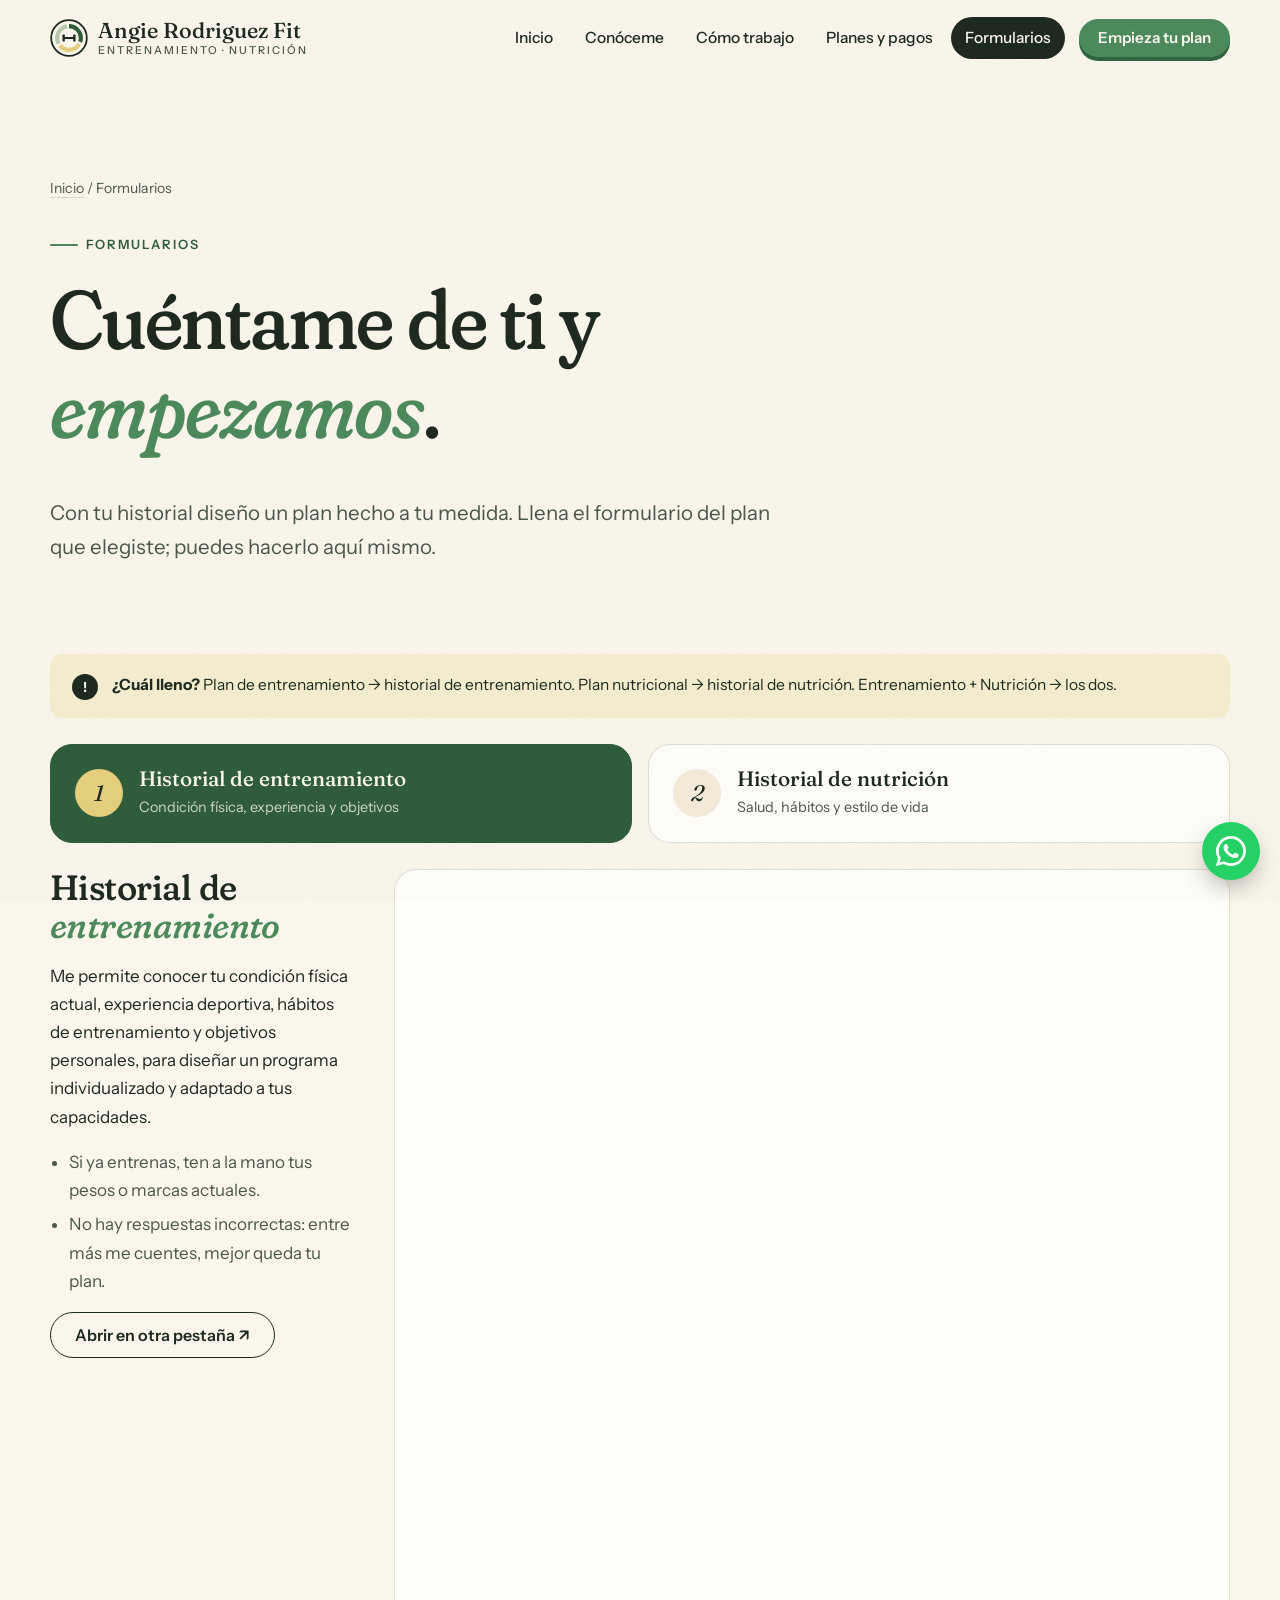
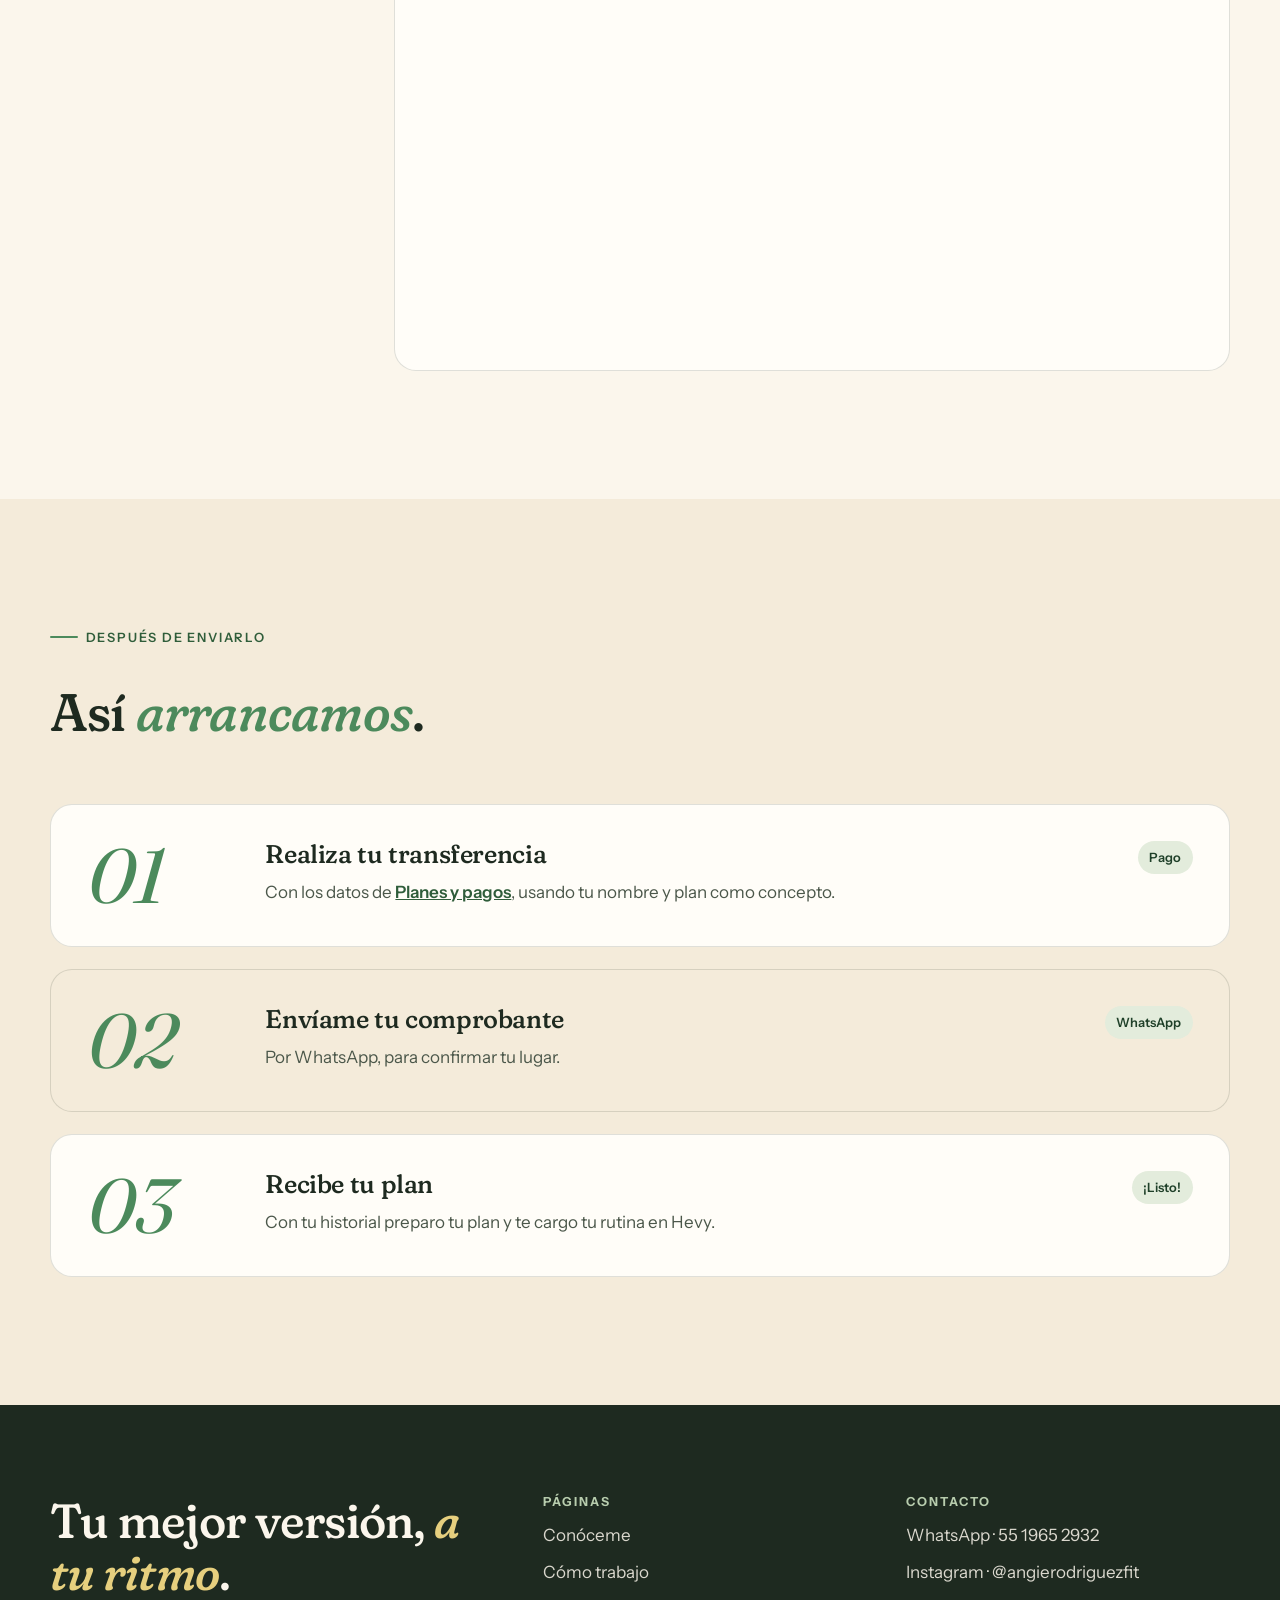
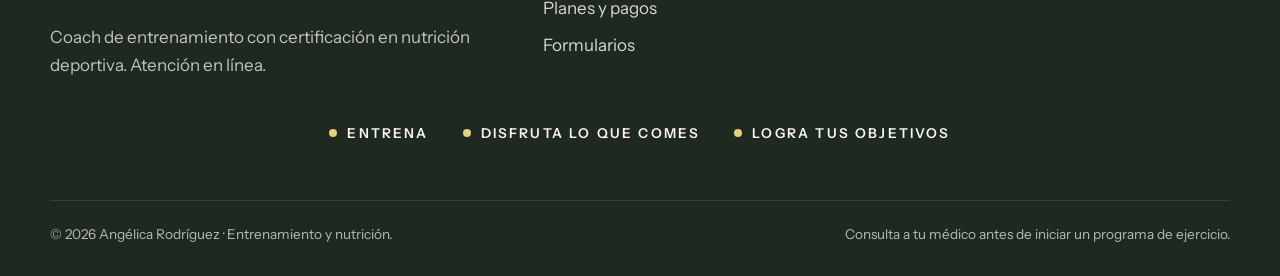
<file: formularios.html>
<!doctype html>
<html lang="es-MX">
<head>
  <meta charset="utf-8">
  <meta name="viewport" content="width=device-width, initial-scale=1">
  <title>Formularios · Angélica Rodríguez</title>
  <meta name="description" content="Historial de entrenamiento y de nutrición para diseñar tu plan.">
  <link rel="icon" href="assets/img/favicon.svg" type="image/svg+xml">
  <link rel="preconnect" href="https://fonts.googleapis.com">
  <link rel="preconnect" href="https://fonts.gstatic.com" crossorigin>
  <link href="https://fonts.googleapis.com/css2?family=Courier+Prime:wght@400;700&family=Fraunces:ital,opsz,wght,SOFT,WONK@0,9..144,300..700,0..100,0..1;1,9..144,300..700,0..100,0..1&family=Instrument+Sans:wght@400;500;600;700&display=swap" rel="stylesheet">
  <link rel="stylesheet" href="assets/css/styles.css?v=9">
  <script src="assets/js/main.js?v=9" defer></script>
</head>
<body>

<header class="site-header">
  <div class="wrap">
    <a class="brand" href="index.html">
      <img class="brand-mark" src="assets/img/favicon.svg" alt="">
      <span class="brand-name">Angie Rodriguez Fit<small>Entrenamiento · Nutrición</small></span>
    </a>
    <button class="nav-toggle" aria-expanded="false" aria-controls="nav" aria-label="Abrir menú"><span></span></button>
    <nav class="nav" id="nav" aria-label="Principal">
      <a href="index.html">Inicio</a>
      <a href="conoceme.html">Conóceme</a>
      <a href="como-trabajo.html">Cómo trabajo</a>
      <a href="pagos.html">Planes y pagos</a>
      <a href="formularios.html" aria-current="page">Formularios</a>
      <a class="btn btn--accent" href="formularios.html">Empieza tu plan</a>
    </nav>
  </div>
</header>

<main>
  <section class="page-hero">
    <div class="wrap reveal">
      <p class="crumbs"><a href="index.html">Inicio</a> / Formularios</p>
      <span class="eyebrow">Formularios</span>
      <h1>Cuéntame de ti y <em>empezamos</em>.</h1>
      <p class="lead">Con tu historial diseño un plan hecho a tu medida. Llena el formulario del plan que elegiste; puedes hacerlo aquí mismo.</p>
    </div>
  </section>

  <section class="section" style="padding-top:0">
    <div class="wrap">
      <div class="note reveal" style="margin-bottom:26px">
        <p><strong>¿Cuál lleno?</strong> Plan de entrenamiento → historial de entrenamiento. Plan nutricional → historial de nutrición. Entrenamiento + Nutrición → los dos.</p>
      </div>

      <div class="form-tabs reveal" role="tablist" aria-label="Formularios">
        <button class="form-tab" role="tab" data-target="entrenamiento" aria-controls="entrenamiento">
          <span class="n">1</span><strong>Historial de entrenamiento</strong><span class="sub">Condición física, experiencia y objetivos</span>
        </button>
        <button class="form-tab" role="tab" data-target="nutricion" aria-controls="nutricion">
          <span class="n">2</span><strong>Historial de nutrición</strong><span class="sub">Salud, hábitos y estilo de vida</span>
        </button>
      </div>

      <div class="form-panel" id="entrenamiento" role="tabpanel">
        <aside class="form-aside">
          <h2>Historial de <em>entrenamiento</em></h2>
          <p>Me permite conocer tu condición física actual, experiencia deportiva, hábitos de entrenamiento y objetivos personales, para diseñar un programa individualizado y adaptado a tus capacidades.</p>
          <ul>
            <li>Si ya entrenas, ten a la mano tus pesos o marcas actuales.</li>
            <li>No hay respuestas incorrectas: entre más me cuentes, mejor queda tu plan.</li>
          </ul>
          <a class="btn btn--ghost" href="#" data-open-form="entrenamiento">Abrir en otra pestaña ↗</a>
        </aside>
        <div class="form-embed" data-form-src="https://docs.google.com/forms/d/e/1FAIpQLSeCQCMdHIDBvMdz9vA1AS-V3XEQWgvq-gIBjMn4nK_s_GwLTQ/viewform" data-form-title="Historial de entrenamiento">
          <div class="form-placeholder"><div class="inner"><div class="icon">🏋️‍♀️</div><h3>Cargando formulario…</h3></div></div>
        </div>
      </div>

      <div class="form-panel" id="nutricion" role="tabpanel" hidden>
        <aside class="form-aside">
          <h2>Historial de <em>nutrición</em></h2>
          <p>Me permite conocer tu estado actual de salud, hábitos y estilo de vida para diseñar tu plan de alimentación y recomendaciones personalizadas para tu bienestar.</p>
          <ul>
            <li>Si tienes estudios de laboratorio recientes, tenlos a la mano.</li>
            <li>Cuéntame qué te gusta comer: tu plan se arma con eso.</li>
          </ul>
          <a class="btn btn--ghost" href="#" data-open-form="nutricion">Abrir en otra pestaña ↗</a>
        </aside>
        <div class="form-embed" data-form-src="https://docs.google.com/forms/d/e/1FAIpQLSet4QHHiyg0cqvQwcDfxAyQ_Y6M7-B-z0oc3favUzVTxkN-dQ/viewform" data-form-title="Historial de nutrición">
          <div class="form-placeholder"><div class="inner"><div class="icon">🥗</div><h3>Cargando formulario…</h3></div></div>
        </div>
      </div>
    </div>
  </section>

  <section class="section section--tint">
    <div class="wrap">
      <div class="section-head reveal">
        <span class="eyebrow">Después de enviarlo</span>
        <h2>Así <em>arrancamos</em>.</h2>
      </div>
      <ol class="steps">
        <li class="step reveal"><div><h3>Realiza tu transferencia</h3><p>Con los datos de <a href="pagos.html#pago">Planes y pagos</a>, usando tu nombre y plan como concepto.</p></div><span class="tag">Pago</span></li>
        <li class="step reveal"><div><h3>Envíame tu comprobante</h3><p>Por WhatsApp, para confirmar tu lugar.</p></div><span class="tag">WhatsApp</span></li>
        <li class="step reveal"><div><h3>Recibe tu plan</h3><p>Con tu historial preparo tu plan y te cargo tu rutina en Hevy.</p></div><span class="tag">¡Listo!</span></li>
      </ol>
    </div>
  </section>
</main>

<footer class="site-footer">
  <div class="wrap">
    <div class="footer-top">
      <div>
        <h2>Tu mejor versión, <em>a tu ritmo</em>.</h2>
        <p style="opacity:.75;max-width:40ch">Coach de entrenamiento con certificación en nutrición deportiva. Atención en línea.</p>
      </div>
      <div>
        <h4>Páginas</h4>
        <ul>
          <li><a href="conoceme.html">Conóceme</a></li>
          <li><a href="como-trabajo.html">Cómo trabajo</a></li>
          <li><a href="pagos.html">Planes y pagos</a></li>
          <li><a href="formularios.html">Formularios</a></li>
        </ul>
      </div>
      <div>
        <h4>Contacto</h4>
        <ul>
          <li><a href="https://wa.me/525519652932" target="_blank" rel="noopener">WhatsApp · 55 1965 2932</a></li>
          <li><a href="https://instagram.com/angierodriguezfit" target="_blank" rel="noopener">Instagram · @angierodriguezfit</a></li>
        </ul>
      </div>
    </div>
    <div class="motto-row"><span>Entrena</span><span>Disfruta lo que comes</span><span>Logra tus objetivos</span></div>
    <div class="footer-bottom">
      <span>© <span data-year>2026</span> Angélica Rodríguez · Entrenamiento y nutrición.</span>
      <span>Consulta a tu médico antes de iniciar un programa de ejercicio.</span>
    </div>
  </div>
</footer>

<a class="wa-float" href="https://wa.me/525519652932" aria-label="Escríbeme por WhatsApp">
  <svg viewBox="0 0 24 24" fill="currentColor"><path d="M17.5 14.4c-.3-.1-1.8-.9-2-1-.3-.1-.5-.1-.7.1-.2.3-.8 1-.9 1.2-.2.2-.3.2-.6.1-.3-.1-1.3-.5-2.4-1.5-.9-.8-1.5-1.8-1.7-2.1-.2-.3 0-.5.1-.6l.4-.5c.2-.2.2-.3.3-.5.1-.2 0-.4 0-.5l-.9-2.2c-.2-.6-.5-.5-.7-.5h-.6c-.2 0-.5.1-.8.4-.3.3-1 1-1 2.5s1.1 2.9 1.2 3.1c.1.2 2.1 3.2 5.1 4.5.7.3 1.3.5 1.7.6.7.2 1.4.2 1.9.1.6-.1 1.8-.7 2-1.4.2-.7.2-1.3.2-1.4-.1-.1-.3-.2-.6-.3zM12 21.8c-1.8 0-3.5-.5-5-1.4l-.4-.2-3.7 1 1-3.6-.2-.4C2.7 15.6 2.2 13.8 2.2 12 2.2 6.6 6.6 2.2 12 2.2c2.6 0 5.1 1 6.9 2.9 1.8 1.8 2.9 4.3 2.9 6.9 0 5.4-4.4 9.8-9.8 9.8zM20.5 3.5C18.2 1.2 15.2 0 12 0 5.4 0 0 5.4 0 12c0 2.1.6 4.2 1.6 6L0 24l6.2-1.6c1.8 1 3.8 1.5 5.8 1.5 6.6 0 12-5.4 12-12 0-3.2-1.2-6.2-3.5-8.4z"/></svg>
</a>

</body>
</html>
</file>
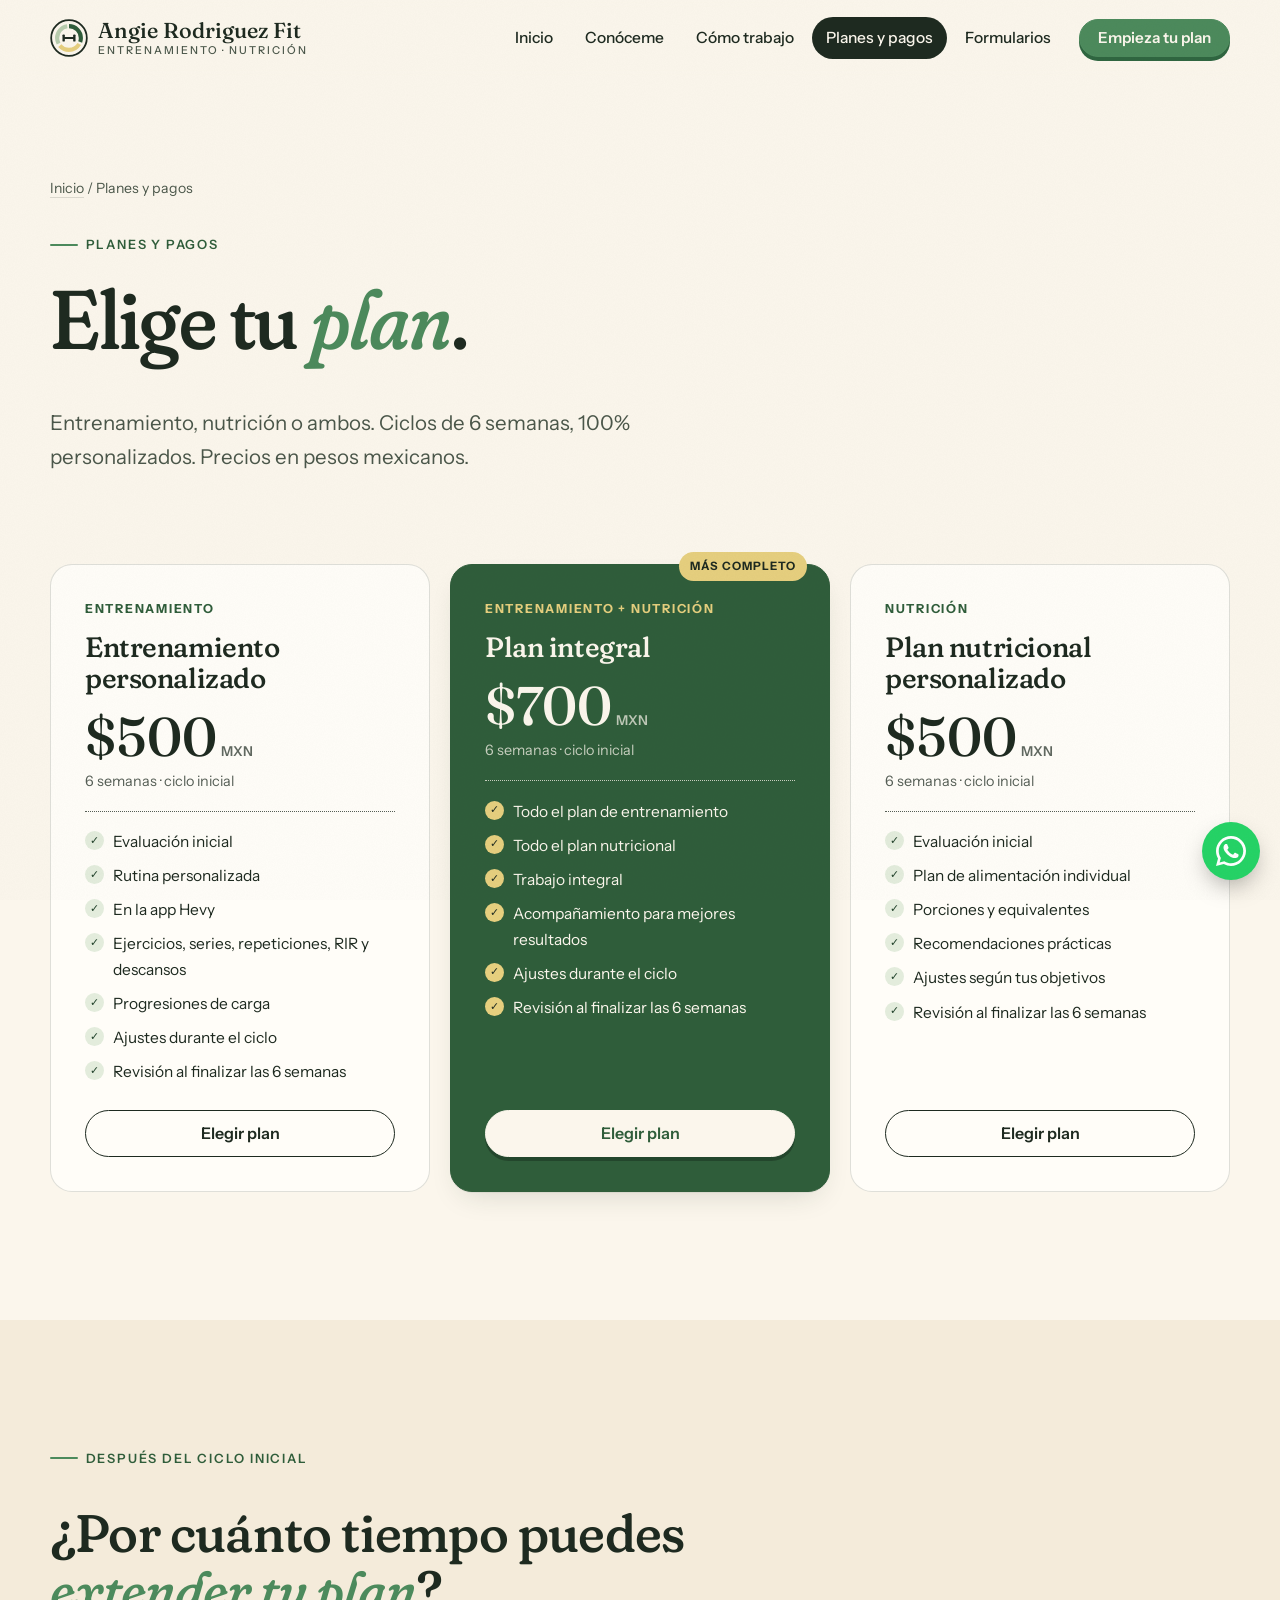
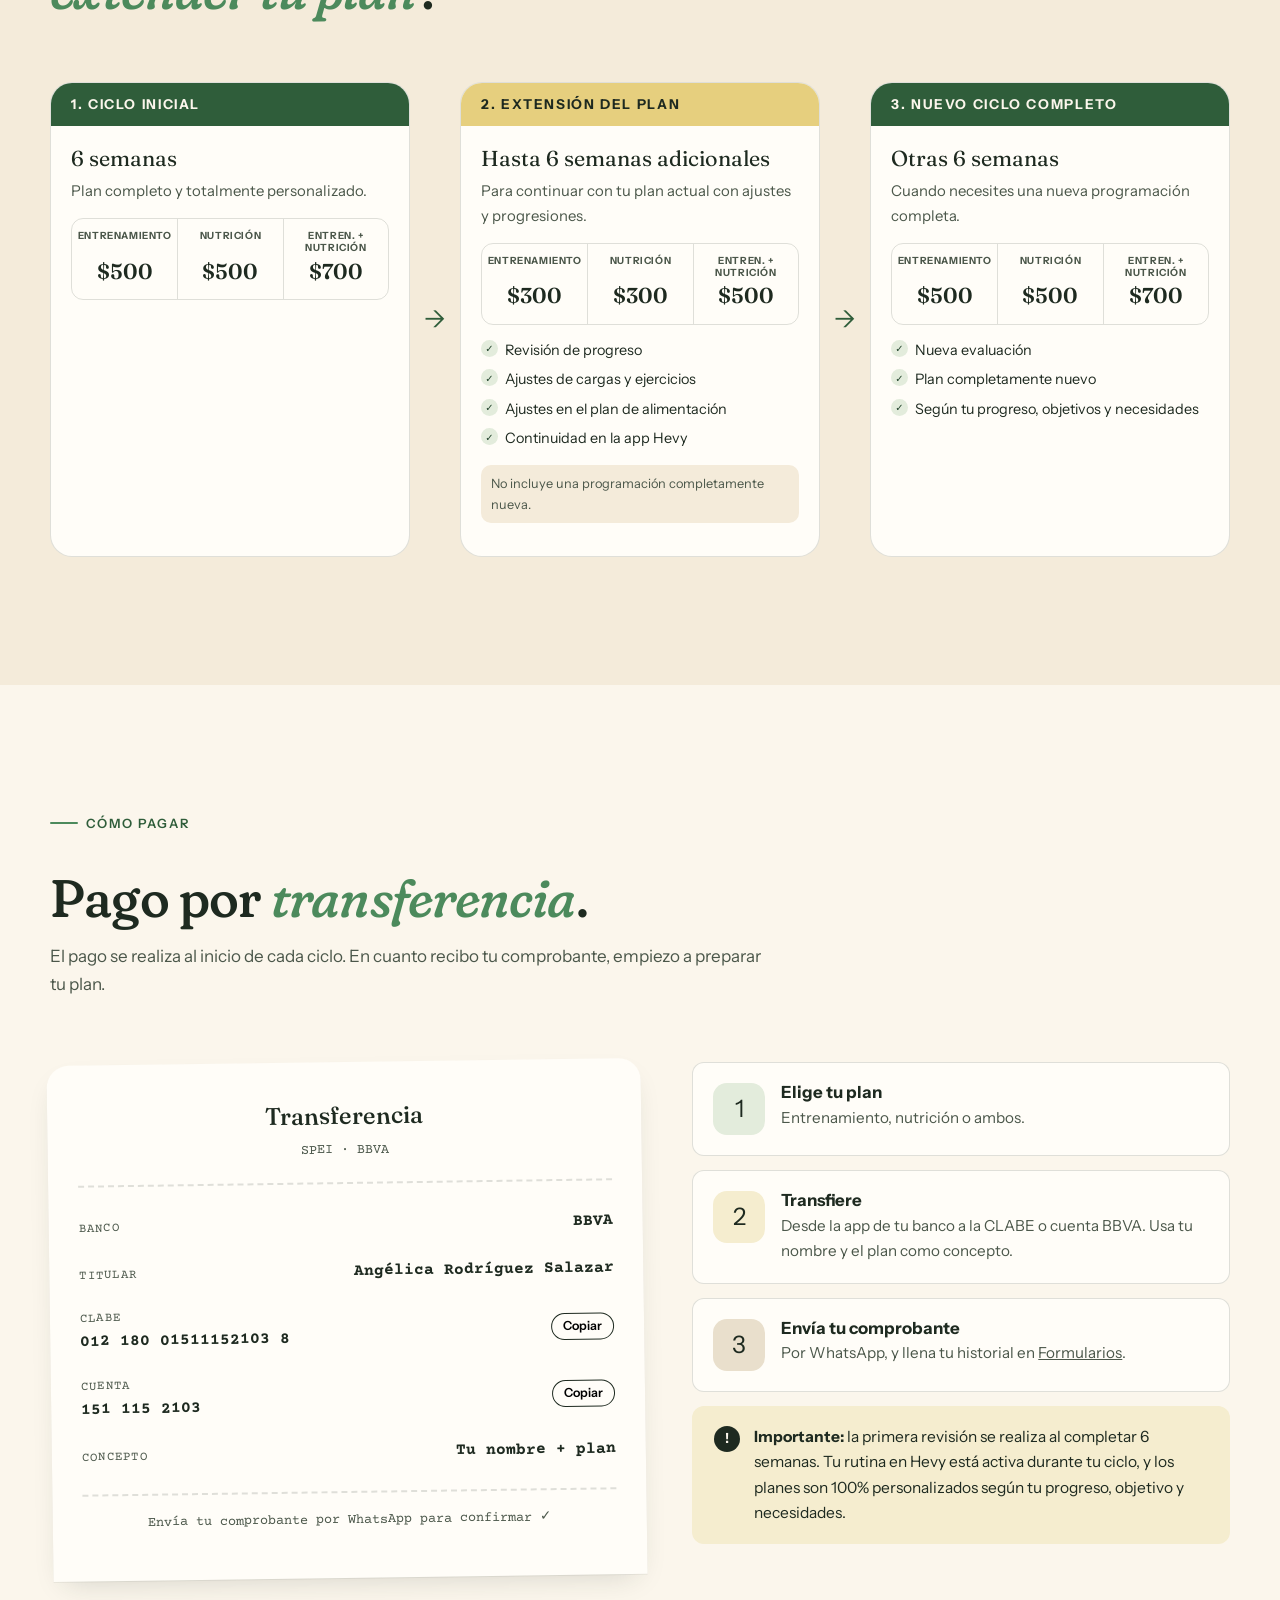
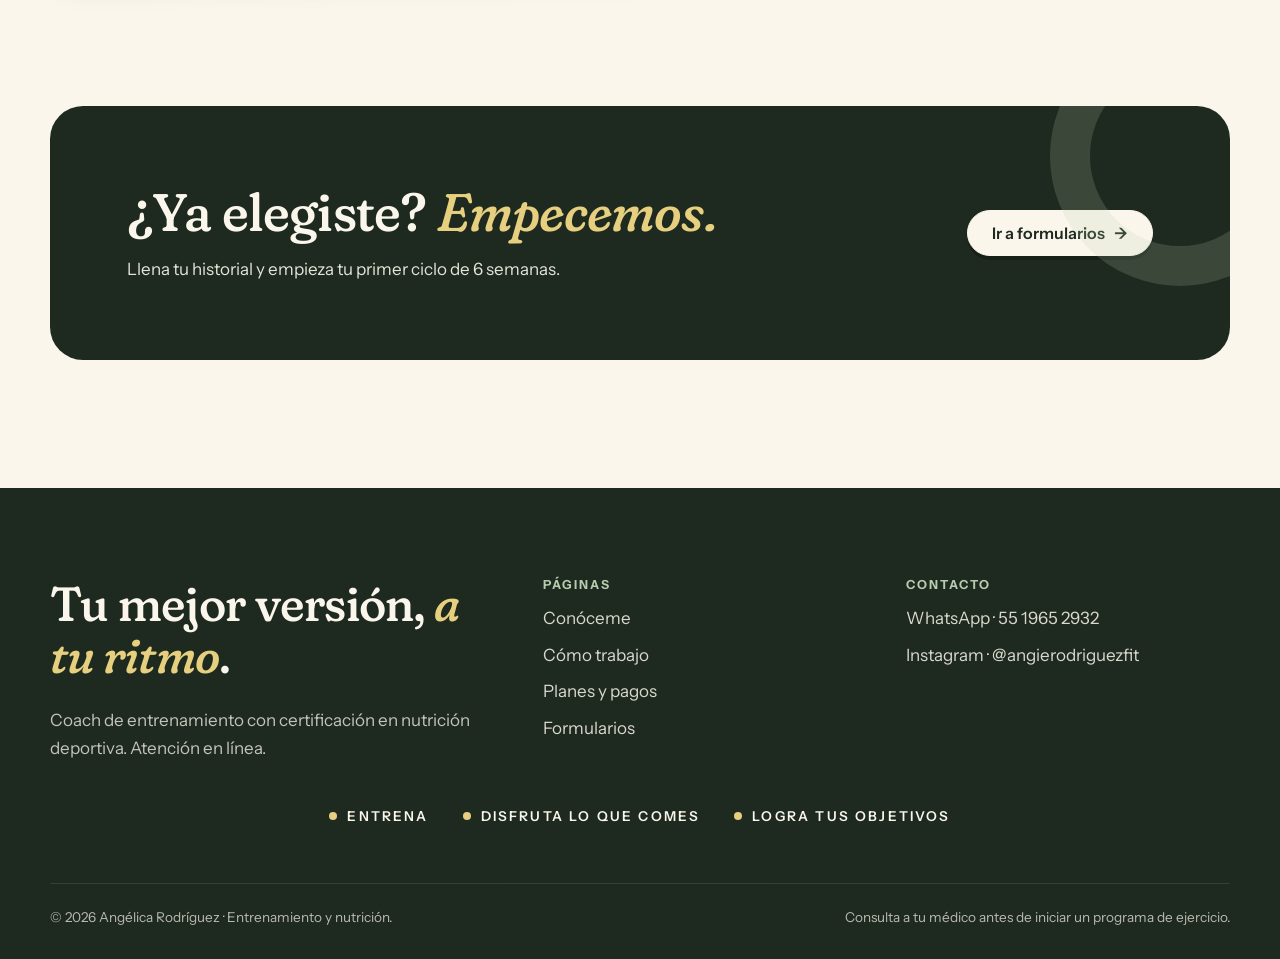
<file: pagos.html>
<!doctype html>
<html lang="es-MX">
<head>
  <meta charset="utf-8">
  <meta name="viewport" content="width=device-width, initial-scale=1">
  <title>Planes y pagos · Angélica Rodríguez</title>
  <meta name="description" content="Planes de entrenamiento, nutrición o ambos; extensión y nuevos ciclos; pago por transferencia.">
  <link rel="icon" href="assets/img/favicon.svg" type="image/svg+xml">
  <link rel="preconnect" href="https://fonts.googleapis.com">
  <link rel="preconnect" href="https://fonts.gstatic.com" crossorigin>
  <link href="https://fonts.googleapis.com/css2?family=Courier+Prime:wght@400;700&family=Fraunces:ital,opsz,wght,SOFT,WONK@0,9..144,300..700,0..100,0..1;1,9..144,300..700,0..100,0..1&family=Instrument+Sans:wght@400;500;600;700&display=swap" rel="stylesheet">
  <link rel="stylesheet" href="assets/css/styles.css?v=9">
  <script src="assets/js/main.js?v=9" defer></script>
</head>
<body>

<header class="site-header">
  <div class="wrap">
    <a class="brand" href="index.html">
      <img class="brand-mark" src="assets/img/favicon.svg" alt="">
      <span class="brand-name">Angie Rodriguez Fit<small>Entrenamiento · Nutrición</small></span>
    </a>
    <button class="nav-toggle" aria-expanded="false" aria-controls="nav" aria-label="Abrir menú"><span></span></button>
    <nav class="nav" id="nav" aria-label="Principal">
      <a href="index.html">Inicio</a>
      <a href="conoceme.html">Conóceme</a>
      <a href="como-trabajo.html">Cómo trabajo</a>
      <a href="pagos.html" aria-current="page">Planes y pagos</a>
      <a href="formularios.html">Formularios</a>
      <a class="btn btn--accent" href="formularios.html">Empieza tu plan</a>
    </nav>
  </div>
</header>

<main>
  <section class="page-hero">
    <div class="wrap reveal">
      <p class="crumbs"><a href="index.html">Inicio</a> / Planes y pagos</p>
      <span class="eyebrow">Planes y pagos</span>
      <h1>Elige tu <em>plan</em>.</h1>
      <p class="lead">Entrenamiento, nutrición o ambos. Ciclos de 6 semanas, 100% personalizados. Precios en pesos mexicanos.</p>
    </div>
  </section>

  <section class="section" style="padding-top:0">
    <div class="wrap">
      <div class="plans">
        <article class="plan reveal">
          <span class="plan-kicker">Entrenamiento</span>
          <h3>Entrenamiento personalizado</h3>
          <div class="price">$500<small>MXN</small></div>
          <p class="per">6 semanas · ciclo inicial</p>
          <ul>
            <li>Evaluación inicial</li>
            <li>Rutina personalizada</li>
            <li>En la app Hevy</li>
            <li>Ejercicios, series, repeticiones, RIR y descansos</li>
            <li>Progresiones de carga</li>
            <li>Ajustes durante el ciclo</li>
            <li>Revisión al finalizar las 6 semanas</li>
          </ul>
          <a class="btn btn--ghost" href="formularios.html">Elegir plan</a>
        </article>

        <article class="plan plan--featured reveal">
          <span class="ribbon">Más completo</span>
          <span class="plan-kicker">Entrenamiento + Nutrición</span>
          <h3>Plan integral</h3>
          <div class="price">$700<small>MXN</small></div>
          <p class="per">6 semanas · ciclo inicial</p>
          <ul>
            <li>Todo el plan de entrenamiento</li>
            <li>Todo el plan nutricional</li>
            <li>Trabajo integral</li>
            <li>Acompañamiento para mejores resultados</li>
            <li>Ajustes durante el ciclo</li>
            <li>Revisión al finalizar las 6 semanas</li>
          </ul>
          <a class="btn" href="formularios.html">Elegir plan</a>
        </article>

        <article class="plan reveal">
          <span class="plan-kicker">Nutrición</span>
          <h3>Plan nutricional personalizado</h3>
          <div class="price">$500<small>MXN</small></div>
          <p class="per">6 semanas · ciclo inicial</p>
          <ul>
            <li>Evaluación inicial</li>
            <li>Plan de alimentación individual</li>
            <li>Porciones y equivalentes</li>
            <li>Recomendaciones prácticas</li>
            <li>Ajustes según tus objetivos</li>
            <li>Revisión al finalizar las 6 semanas</li>
          </ul>
          <a class="btn btn--ghost" href="formularios.html">Elegir plan</a>
        </article>
      </div>
    </div>
  </section>

  <section class="section section--tint">
    <div class="wrap">
      <div class="section-head reveal">
        <span class="eyebrow">Después del ciclo inicial</span>
        <h2>¿Por cuánto tiempo puedes <em>extender tu plan</em>?</h2>
      </div>
      <div class="extend">
        <article class="xcard reveal">
          <h3>1. Ciclo inicial</h3>
          <div class="body">
            <div class="dur">6 semanas</div>
            <p>Plan completo y totalmente personalizado.</p>
            <div class="mini-prices">
              <div><small>Entrenamiento</small><strong>$500</strong></div>
              <div><small>Nutrición</small><strong>$500</strong></div>
              <div><small>Entren. + Nutrición</small><strong>$700</strong></div>
            </div>
          </div>
        </article>
        <div class="arrow-sep" aria-hidden="true">→</div>
        <article class="xcard xcard--mid reveal">
          <h3>2. Extensión del plan</h3>
          <div class="body">
            <div class="dur">Hasta 6 semanas adicionales</div>
            <p>Para continuar con tu plan actual con ajustes y progresiones.</p>
            <div class="mini-prices">
              <div><small>Entrenamiento</small><strong>$300</strong></div>
              <div><small>Nutrición</small><strong>$300</strong></div>
              <div><small>Entren. + Nutrición</small><strong>$500</strong></div>
            </div>
            <ul>
              <li>Revisión de progreso</li>
              <li>Ajustes de cargas y ejercicios</li>
              <li>Ajustes en el plan de alimentación</li>
              <li>Continuidad en la app Hevy</li>
            </ul>
            <p class="fine">No incluye una programación completamente nueva.</p>
          </div>
        </article>
        <div class="arrow-sep" aria-hidden="true">→</div>
        <article class="xcard reveal">
          <h3>3. Nuevo ciclo completo</h3>
          <div class="body">
            <div class="dur">Otras 6 semanas</div>
            <p>Cuando necesites una nueva programación completa.</p>
            <div class="mini-prices">
              <div><small>Entrenamiento</small><strong>$500</strong></div>
              <div><small>Nutrición</small><strong>$500</strong></div>
              <div><small>Entren. + Nutrición</small><strong>$700</strong></div>
            </div>
            <ul>
              <li>Nueva evaluación</li>
              <li>Plan completamente nuevo</li>
              <li>Según tu progreso, objetivos y necesidades</li>
            </ul>
          </div>
        </article>
      </div>
    </div>
  </section>

  <section class="section" id="pago">
    <div class="wrap">
      <div class="section-head reveal">
        <span class="eyebrow">Cómo pagar</span>
        <h2>Pago por <em>transferencia</em>.</h2>
        <p>El pago se realiza al inicio de cada ciclo. En cuanto recibo tu comprobante, empiezo a preparar tu plan.</p>
      </div>
      <div class="pay-grid">
        <div class="reveal">
          <div class="ticket">
            <div class="ticket-head">
              <strong>Transferencia</strong>
              <span>SPEI · BBVA</span>
            </div>
            <div class="ticket-row"><span class="k">Banco</span><span class="v">BBVA</span></div>
            <div class="ticket-row"><span class="k">Titular</span><span class="v">Angélica Rodríguez Salazar</span></div>
            <div class="ticket-row">
              <div><div class="k">CLABE</div><div class="v">012 180 01511152103 8</div></div>
              <button class="copy-btn" data-copy="012180015111521038">Copiar</button>
            </div>
            <div class="ticket-row">
              <div><div class="k">Cuenta</div><div class="v">151 115 2103</div></div>
              <button class="copy-btn" data-copy="1511152103">Copiar</button>
            </div>
            <div class="ticket-row"><span class="k">Concepto</span><span class="v">Tu nombre + plan</span></div>
            <div class="ticket-foot">Envía tu comprobante por WhatsApp para confirmar ✓</div>
          </div>
        </div>

        <div class="methods reveal">
          <div class="method">
            <div class="icon">1</div>
            <div><h3>Elige tu plan</h3><p>Entrenamiento, nutrición o ambos.</p></div>
          </div>
          <div class="method">
            <div class="icon">2</div>
            <div><h3>Transfiere</h3><p>Desde la app de tu banco a la CLABE o cuenta BBVA. Usa tu nombre y el plan como concepto.</p></div>
          </div>
          <div class="method">
            <div class="icon">3</div>
            <div><h3>Envía tu comprobante</h3><p>Por WhatsApp, y llena tu historial en <a href="formularios.html">Formularios</a>.</p></div>
          </div>
          <div class="note">
            <p><strong>Importante:</strong> la primera revisión se realiza al completar 6 semanas. Tu rutina en Hevy está activa durante tu ciclo, y los planes son 100% personalizados según tu progreso, objetivo y necesidades.</p>
          </div>
        </div>
      </div>
    </div>
  </section>

  <section class="section" style="padding-top:0">
    <div class="wrap">
      <div class="cta-band reveal">
        <div>
          <h2>¿Ya elegiste? <em>Empecemos.</em></h2>
          <p>Llena tu historial y empieza tu primer ciclo de 6 semanas.</p>
        </div>
        <a class="btn btn--light" href="formularios.html">Ir a formularios <span class="arrow">→</span></a>
      </div>
    </div>
  </section>
</main>

<footer class="site-footer">
  <div class="wrap">
    <div class="footer-top">
      <div>
        <h2>Tu mejor versión, <em>a tu ritmo</em>.</h2>
        <p style="opacity:.75;max-width:40ch">Coach de entrenamiento con certificación en nutrición deportiva. Atención en línea.</p>
      </div>
      <div>
        <h4>Páginas</h4>
        <ul>
          <li><a href="conoceme.html">Conóceme</a></li>
          <li><a href="como-trabajo.html">Cómo trabajo</a></li>
          <li><a href="pagos.html">Planes y pagos</a></li>
          <li><a href="formularios.html">Formularios</a></li>
        </ul>
      </div>
      <div>
        <h4>Contacto</h4>
        <ul>
          <li><a href="https://wa.me/525519652932" target="_blank" rel="noopener">WhatsApp · 55 1965 2932</a></li>
          <li><a href="https://instagram.com/angierodriguezfit" target="_blank" rel="noopener">Instagram · @angierodriguezfit</a></li>
        </ul>
      </div>
    </div>
    <div class="motto-row"><span>Entrena</span><span>Disfruta lo que comes</span><span>Logra tus objetivos</span></div>
    <div class="footer-bottom">
      <span>© <span data-year>2026</span> Angélica Rodríguez · Entrenamiento y nutrición.</span>
      <span>Consulta a tu médico antes de iniciar un programa de ejercicio.</span>
    </div>
  </div>
</footer>

<a class="wa-float" href="https://wa.me/525519652932" aria-label="Escríbeme por WhatsApp">
  <svg viewBox="0 0 24 24" fill="currentColor"><path d="M17.5 14.4c-.3-.1-1.8-.9-2-1-.3-.1-.5-.1-.7.1-.2.3-.8 1-.9 1.2-.2.2-.3.2-.6.1-.3-.1-1.3-.5-2.4-1.5-.9-.8-1.5-1.8-1.7-2.1-.2-.3 0-.5.1-.6l.4-.5c.2-.2.2-.3.3-.5.1-.2 0-.4 0-.5l-.9-2.2c-.2-.6-.5-.5-.7-.5h-.6c-.2 0-.5.1-.8.4-.3.3-1 1-1 2.5s1.1 2.9 1.2 3.1c.1.2 2.1 3.2 5.1 4.5.7.3 1.3.5 1.7.6.7.2 1.4.2 1.9.1.6-.1 1.8-.7 2-1.4.2-.7.2-1.3.2-1.4-.1-.1-.3-.2-.6-.3zM12 21.8c-1.8 0-3.5-.5-5-1.4l-.4-.2-3.7 1 1-3.6-.2-.4C2.7 15.6 2.2 13.8 2.2 12 2.2 6.6 6.6 2.2 12 2.2c2.6 0 5.1 1 6.9 2.9 1.8 1.8 2.9 4.3 2.9 6.9 0 5.4-4.4 9.8-9.8 9.8zM20.5 3.5C18.2 1.2 15.2 0 12 0 5.4 0 0 5.4 0 12c0 2.1.6 4.2 1.6 6L0 24l6.2-1.6c1.8 1 3.8 1.5 5.8 1.5 6.6 0 12-5.4 12-12 0-3.2-1.2-6.2-3.5-8.4z"/></svg>
</a>

</body>
</html>
</file>
<file: assets/css/styles.css>
/* =========================================================
   Angélica · Entrenamiento y nutrición — hoja de estilos compartida
   Paleta: crema, verde bosque, salvia, arena
   y un toque de amarillo mantequilla (sin naranjas).
   ========================================================= */

:root {
  --paper: #FBF6EC;
  --paper-2: #F4EBDA;
  --card: #FFFDF8;
  --ink: #1E2A20;
  --ink-soft: #4B574A;
  --leaf: #2F5D3A;
  --leaf-deep: #1F4029;
  --sage: #B8CDAE;
  --sage-soft: #E3ECDC;
  --accent: #4C8A5C;
  --accent-deep: #2F6640;
  --sand: #E9DFCC;
  --sun: #E6CF7E;
  --sun-soft: #F5EDCF;
  --line: rgba(30, 42, 32, .14);

  --font-display: "Fraunces", Georgia, serif;
  --font-body: "Instrument Sans", system-ui, -apple-system, sans-serif;

  --radius: 22px;
  --radius-sm: 12px;
  --shadow: 0 1px 0 rgba(30,42,32,.06), 0 12px 30px -12px rgba(30,42,32,.18);
  --wrap: 1180px;
  --gutter: clamp(16px, 4vw, 40px);
  color-scheme: light;
}

*, *::before, *::after { box-sizing: border-box; }
html { scroll-behavior: smooth; overflow-x: clip; }
body {
  margin: 0;
  background: var(--paper);
  color: var(--ink);
  font-family: var(--font-body);
  font-size: 1.0625rem;
  line-height: 1.65;
  -webkit-font-smoothing: antialiased;
  overflow-x: hidden;
}
/* grano sutil tipo papel */
body::before {
  content: "";
  position: fixed; inset: 0;
  pointer-events: none; z-index: 100;
  opacity: .35; mix-blend-mode: multiply;
  background-image: url("data:image/svg+xml,%3Csvg xmlns='http://www.w3.org/2000/svg' width='160' height='160'%3E%3Cfilter id='n'%3E%3CfeTurbulence type='fractalNoise' baseFrequency='.9' numOctaves='2' stitchTiles='stitch'/%3E%3CfeColorMatrix values='0 0 0 0 0.12 0 0 0 0 0.16 0 0 0 0 0.12 0 0 0 .08 0'/%3E%3C/filter%3E%3Crect width='100%25' height='100%25' filter='url(%23n)'/%3E%3C/svg%3E");
}

img, svg { max-width: 100%; display: block; }
a { color: inherit; }
::selection { background: var(--sun); color: var(--ink); }

h1, h2, h3, h4 {
  font-family: var(--font-display);
  font-weight: 500;
  line-height: 1.08;
  letter-spacing: -0.015em;
  margin: 0 0 .5em;
  font-variation-settings: "SOFT" 100, "WONK" 0;
}
h1 { font-size: clamp(2.6rem, 6.5vw, 5.2rem); }
h2 { font-size: clamp(2rem, 4.2vw, 3.3rem); }
h3 { font-size: clamp(1.3rem, 2vw, 1.6rem); }
h1 em, h2 em, h3 em {
  font-style: italic;
  color: var(--accent);
  font-variation-settings: "SOFT" 100, "WONK" 1;
}
p { margin: 0 0 1em; }
.lead { font-size: clamp(1.1rem, 1.6vw, 1.3rem); color: var(--ink-soft); max-width: 38ch; }

.wrap { width: min(var(--wrap), 100% - var(--gutter) * 2); margin-inline: auto; }
.section { padding-block: clamp(64px, 10vw, 128px); }
.section--tint { background: var(--paper-2); }
.section--leaf { background: var(--leaf); color: var(--paper); }
.section--leaf .eyebrow { color: var(--sun); }
.section--leaf .eyebrow::before { background: var(--sun); }

.eyebrow {
  display: inline-flex; align-items: center; gap: .6em;
  font-size: .8rem; font-weight: 600;
  letter-spacing: .14em; text-transform: uppercase;
  color: var(--leaf);
  margin-bottom: 1.2rem;
}
.eyebrow::before { content: ""; width: 28px; height: 2px; background: var(--accent); border-radius: 2px; }

.section-head { display: grid; gap: 1rem; margin-bottom: clamp(36px, 5vw, 64px); max-width: 720px; }
.section-head h2 { margin: 0; }
.section-head p { color: var(--ink-soft); margin: 0; }
.section--leaf .section-head p { color: rgba(251,246,236,.8); }

/* ---------- Botones ---------- */
.btn {
  --bg: var(--leaf); --fg: var(--paper);
  display: inline-flex; align-items: center; gap: .55em;
  padding: .9em 1.5em;
  border-radius: 999px;
  border: 1.5px solid var(--bg);
  background: var(--bg); color: var(--fg);
  font: 600 1rem/1 var(--font-body);
  text-decoration: none; cursor: pointer;
  transition: transform .2s ease, box-shadow .2s ease, background .2s;
  box-shadow: 0 4px 0 var(--leaf-deep);
}
.btn:hover { transform: translateY(-2px); box-shadow: 0 6px 0 var(--leaf-deep); }
.btn:active { transform: translateY(3px); box-shadow: 0 1px 0 var(--leaf-deep); }
.btn--accent { --bg: var(--accent); box-shadow: 0 4px 0 var(--accent-deep); }
.btn--accent:hover { box-shadow: 0 6px 0 var(--accent-deep); }
.btn--ghost { --bg: transparent; --fg: var(--ink); border-color: var(--ink); box-shadow: none; }
.btn--ghost:hover { background: var(--ink); color: var(--paper); box-shadow: none; }
.btn--light { --bg: var(--paper); --fg: var(--leaf); box-shadow: 0 4px 0 rgba(0,0,0,.25); }
.btn .arrow { transition: transform .2s; }
.btn:hover .arrow { transform: translateX(3px); }
.btn-row { display: flex; flex-wrap: wrap; gap: 14px; align-items: center; }

:focus-visible { outline: 3px solid var(--sun); outline-offset: 3px; border-radius: 6px; }

/* ---------- Header ---------- */
.site-header {
  position: sticky; top: 0; z-index: 50;
  background: color-mix(in srgb, var(--paper) 86%, transparent);
  backdrop-filter: blur(10px);
  -webkit-backdrop-filter: blur(10px);
  border-bottom: 1px solid transparent;
  transition: border-color .3s;
}
.site-header.is-scrolled { border-bottom-color: var(--line); }
.site-header .wrap { display: flex; align-items: center; justify-content: space-between; gap: 20px; height: 76px; }

.brand { display: inline-flex; align-items: center; gap: 10px; text-decoration: none; }
.brand-mark { width: 38px; height: 38px; flex: none; }
.brand-name { font-family: var(--font-display); font-size: 1.35rem; font-weight: 500; line-height: 1; }
.brand-name small { display: block; white-space: nowrap; font-family: var(--font-body); font-size: .68rem; letter-spacing: .18em; text-transform: uppercase; color: var(--ink-soft); margin-top: 3px; }

.nav { display: flex; align-items: center; gap: 4px; }
.nav a:not(.btn) {
  position: relative;
  padding: .55em .9em; border-radius: 999px;
  text-decoration: none; font-weight: 500; font-size: .97rem; white-space: nowrap;
  transition: background .2s;
}
.nav a:not(.btn):hover { background: var(--sage-soft); }
.nav a[aria-current="page"] { background: var(--ink); color: var(--paper); }
.nav .btn { margin-left: 10px; padding: .7em 1.2em; font-size: .95rem; white-space: nowrap; }

.nav-toggle {
  display: none;
  width: 46px; height: 46px; border-radius: 50%;
  border: 1.5px solid var(--ink); background: transparent; cursor: pointer;
  position: relative;
}
.nav-toggle span, .nav-toggle span::before, .nav-toggle span::after {
  position: absolute; left: 50%; top: 50%;
  width: 18px; height: 2px; background: var(--ink); border-radius: 2px;
  transform: translate(-50%, -50%); transition: transform .25s, opacity .2s;
}
.nav-toggle span::before, .nav-toggle span::after { content: ""; }
.nav-toggle span::before { transform: translate(-50%, -7px); }
.nav-toggle span::after { transform: translate(-50%, 5px); }
.nav-open .nav-toggle span { background: transparent; }
.nav-open .nav-toggle span::before { transform: translate(-50%, -1px) rotate(45deg); }
.nav-open .nav-toggle span::after { transform: translate(-50%, -1px) rotate(-45deg); }

@media (max-width: 1080px) {
  .nav-toggle { display: block; }
  .nav {
    position: fixed; inset: 76px 0 auto 0;
    flex-direction: column; align-items: stretch; gap: 4px;
    padding: 16px var(--gutter) 28px;
    background: var(--paper);
    border-bottom: 1px solid var(--line);
    box-shadow: 0 20px 30px -20px rgba(0,0,0,.2);
    transform: translateY(-12px); opacity: 0; visibility: hidden;
    transition: transform .25s, opacity .25s, visibility .25s;
  }
  .nav-open .nav { transform: none; opacity: 1; visibility: visible; }
  .nav a:not(.btn) { font-size: 1.15rem; padding: .8em 1em; }
  .nav .btn { margin: 10px 0 0; justify-content: center; }
}

/* ---------- Hero (inicio) ---------- */
.hero { padding-block: clamp(40px, 7vw, 90px) clamp(60px, 8vw, 110px); position: relative; }
.hero .wrap { display: grid; grid-template-columns: 1.1fr .9fr; gap: clamp(32px, 5vw, 72px); align-items: center; }
.hero h1 { margin-bottom: .35em; }
.hero .lead { margin-bottom: 2rem; }
.hero-note { display: flex; align-items: center; gap: 12px; margin-top: 2.2rem; font-size: .92rem; color: var(--ink-soft); }
.hero-note .dots { display: flex; }
.hero-note .dots span { width: 34px; height: 34px; border-radius: 50%; border: 2px solid var(--paper); margin-left: -8px; }
.hero-note .dots span:first-child { margin-left: 0; background: var(--sage); }
.hero-note .dots span:nth-child(2) { background: var(--sun); }
.hero-note .dots span:nth-child(3) { background: var(--sand); }

@media (max-width: 900px) {
  .hero .wrap { grid-template-columns: 1fr; }
  .plate-stage { max-width: 440px; margin-inline: auto; width: 100%; }
}

/* Plato animado */
.plate-stage { position: relative; aspect-ratio: 1; }
.plate-stage .plate { width: 100%; height: 100%; }
.plate-spin { transform-origin: 200px 200px; animation: sway 9s ease-in-out infinite; }
.ring-seg { stroke-dasharray: 0 943; animation: draw 1.4s cubic-bezier(.2,.8,.2,1) forwards; }
.ring-seg:nth-of-type(2) { animation-delay: .25s; } .ring-seg:nth-of-type(3) { animation-delay: .5s; }
@keyframes draw { to { stroke-dasharray: 254 943; } }
@keyframes sway { 0%,100% { transform: rotate(-5deg); } 50% { transform: rotate(5deg); } }

.sticker {
  position: absolute;
  display: inline-flex; align-items: center; gap: 8px;
  padding: .55em 1em; border-radius: 999px;
  background: var(--card); box-shadow: var(--shadow);
  font-size: .88rem; font-weight: 600; white-space: nowrap;
  animation: bob 6s ease-in-out infinite;
}
.sticker i { width: 10px; height: 10px; border-radius: 50%; display: inline-block; }
.sticker--a { top: 6%; left: -4%; transform: rotate(-4deg); }
.sticker--b { top: 44%; right: -6%; transform: rotate(3deg); animation-delay: -2s; }
.sticker--c { bottom: 4%; left: 34%; transform: rotate(-2deg); animation-delay: -4s; }
@keyframes bob { 50% { translate: 0 -8px; } }
@media (max-width: 520px) {
  .sticker { font-size: .78rem; }
  .sticker--a { left: 0; } .sticker--b { right: 0; }
}

/* ---------- Ticker ---------- */
.ticker {
  background: var(--ink); color: var(--paper);
  overflow: hidden; padding: 18px 0;
  transform: rotate(-1.2deg) scale(1.03);
}
.ticker-track { display: flex; gap: 40px; width: max-content; animation: ticker 32s linear infinite; }
.ticker-track span { font-family: var(--font-display); font-size: clamp(1.2rem, 2.4vw, 1.7rem); font-style: italic; white-space: nowrap; display: inline-flex; align-items: center; gap: 40px; }
.ticker-track span::after { content: "✺"; font-style: normal; color: var(--sun); font-size: .8em; }
@keyframes ticker { to { transform: translateX(-50%); } }

/* ---------- Tarjetas de navegación (bento) ---------- */
.bento { display: grid; grid-template-columns: repeat(6, 1fr); gap: 18px; }
.tile {
  position: relative; overflow: hidden;
  display: flex; flex-direction: column; justify-content: space-between;
  min-height: 260px; padding: 28px;
  border-radius: var(--radius);
  text-decoration: none;
  transition: transform .3s cubic-bezier(.2,.8,.2,1), box-shadow .3s;
}
.tile:hover { transform: translateY(-6px) rotate(-.4deg); box-shadow: var(--shadow); }
.tile h3 { margin: 0 0 .3em; }
.tile p { margin: 0; color: inherit; opacity: .82; font-size: .98rem; max-width: 34ch; }
.tile .tile-num { font-family: var(--font-display); font-size: .95rem; opacity: .7; }
.tile .tile-go {
  position: absolute; right: 22px; top: 22px;
  width: 44px; height: 44px; border-radius: 50%;
  display: grid; place-items: center;
  border: 1.5px solid currentColor;
  transition: transform .3s, background .3s;
}
.tile:hover .tile-go { transform: rotate(-45deg); }
.tile--1 { grid-column: span 3; background: var(--sage-soft); }
.tile--2 { grid-column: span 3; background: var(--sun-soft); }
.tile--3 { grid-column: span 2; background: var(--sand); }
.tile--4 { grid-column: span 4; background: var(--leaf); color: var(--paper); }
.tile .tile-art { position: absolute; right: -30px; bottom: -30px; width: 170px; opacity: .9; pointer-events: none; }
@media (max-width: 800px) {
  .bento { grid-template-columns: 1fr; }
  .tile { grid-column: auto !important; min-height: 200px; }
  .tile .tile-art { width: 104px; right: -18px; bottom: -18px; }
  .tile--4 > div { padding-right: 76px; }
}

/* ---------- Principios ---------- */
.pillars { display: grid; grid-template-columns: repeat(3, 1fr); gap: clamp(20px, 3vw, 40px); }
.pillar { border-top: 1.5px solid currentColor; padding-top: 22px; }
.pillar .num { font-family: var(--font-display); font-size: 3.2rem; line-height: 1; color: var(--sun); font-style: italic; margin-bottom: .3em; }
.pillar p { opacity: .85; }
@media (max-width: 800px) { .pillars { grid-template-columns: 1fr; } }

/* ---------- Testimonios ---------- */
.quotes { display: grid; grid-template-columns: repeat(3, 1fr); gap: 20px; }
.quote {
  background: var(--card); border-radius: var(--radius); padding: 30px;
  border: 1px solid var(--line);
  display: flex; flex-direction: column; gap: 18px;
}
.quote:nth-child(2) { transform: translateY(24px); background: var(--sun-soft); border-color: transparent; }
.quote blockquote { margin: 0; font-family: var(--font-display); font-size: 1.2rem; line-height: 1.4; }
.quote blockquote::before { content: "“"; display: block; font-size: 3.5rem; line-height: .6; color: var(--accent); margin-bottom: 8px; }
.quote figcaption { font-size: .9rem; color: var(--ink-soft); margin-top: auto; }
.quote figcaption strong { color: var(--ink); display: block; }
@media (max-width: 900px) { .quotes { grid-template-columns: 1fr; } .quote:nth-child(2) { transform: none; } }

/* ---------- CTA banda ---------- */
.cta-band {
  position: relative; overflow: hidden;
  background: var(--ink); color: var(--paper);
  border-radius: calc(var(--radius) * 1.5);
  padding: clamp(40px, 6vw, 80px);
  display: grid; grid-template-columns: 1.4fr auto; gap: 30px; align-items: center;
}
.cta-band h2 { margin: 0 0 .3em; }
.cta-band h2 em { color: var(--sun); }
.cta-band p { margin: 0; opacity: .9; max-width: 46ch; }
.cta-band .btn--light { --fg: var(--ink); }
.cta-band::after {
  content: ""; position: absolute; right: -80px; top: -80px;
  width: 260px; height: 260px; border-radius: 50%;
  border: 40px solid rgba(184,205,174,.18);
}
@media (max-width: 800px) { .cta-band { grid-template-columns: 1fr; } }

/* ---------- Encabezado de páginas internas ---------- */
.page-hero { padding-block: clamp(48px, 8vw, 100px) clamp(40px, 6vw, 70px); position: relative; }
.page-hero h1 { max-width: 16ch; }
.page-hero .lead { max-width: 52ch; }
.crumbs { font-size: .88rem; color: var(--ink-soft); margin-bottom: 1.6rem; }
.crumbs a { text-decoration: none; border-bottom: 1px solid var(--line); }

/* ---------- Conóceme ---------- */
.about-hero .wrap { display: grid; grid-template-columns: .85fr 1.15fr; gap: clamp(32px, 6vw, 90px); align-items: center; }
.arch {
  position: relative; aspect-ratio: 4 / 5;
  border-radius: 999px 999px var(--radius) var(--radius);
  background: var(--sage);
  overflow: hidden;
  display: grid; place-items: center;
}
.arch img { width: 100%; height: 100%; object-fit: cover; }
.photo-placeholder { text-align: center; color: var(--leaf-deep); font-weight: 600; font-size: .95rem; padding: 20px; }
.photo-placeholder svg { width: 64px; margin: 0 auto 10px; opacity: .6; }
.arch-wrap { position: relative; }
.arch-wrap .badge {
  position: absolute; right: -18px; bottom: 40px;
  width: 128px; height: 128px; border-radius: 50%;
  background: var(--sun); display: grid; place-items: center; text-align: center;
  font-family: var(--font-display); font-size: 1rem; line-height: 1.15;
  transform: rotate(10deg); box-shadow: var(--shadow);
}
.arch-wrap .badge strong { display: block; font-size: 2.2rem; }
.signature { font-family: var(--font-display); font-style: italic; font-size: 2rem; color: var(--leaf); margin-top: .4em; }
@media (max-width: 860px) {
  .about-hero .wrap { grid-template-columns: 1fr; }
  .arch-wrap { max-width: 360px; width: 100%; margin-inline: auto; }
  .arch-wrap .badge { right: 0; }
}

.story { display: grid; grid-template-columns: 1fr 1.3fr; gap: clamp(30px, 6vw, 90px); }
.story .big-quote { font-family: var(--font-display); font-size: clamp(1.6rem, 3vw, 2.4rem); line-height: 1.2; position: sticky; top: 110px; align-self: start; }
.story .big-quote em { color: var(--accent); }
@media (max-width: 860px) { .story { grid-template-columns: 1fr; } .story .big-quote { position: static; } }

.timeline { list-style: none; margin: 0; padding: 0; position: relative; }
.timeline::before { content: ""; position: absolute; left: 7px; top: 8px; bottom: 8px; width: 2px; background: repeating-linear-gradient(var(--leaf) 0 6px, transparent 6px 12px); }
.timeline li { position: relative; padding: 0 0 34px 44px; }
.timeline li::before { content: ""; position: absolute; left: 0; top: 6px; width: 16px; height: 16px; border-radius: 50%; background: var(--paper); border: 3px solid var(--accent); }
.timeline .year { font-size: .8rem; font-weight: 700; letter-spacing: .12em; text-transform: uppercase; color: var(--accent); }
.timeline h3 { margin: .2em 0 .25em; font-size: 1.3rem; }
.timeline p { color: var(--ink-soft); margin: 0; }

.fridge { display: grid; grid-template-columns: repeat(4, 1fr); gap: 16px; }
.magnet {
  background: var(--card); border-radius: var(--radius-sm); padding: 22px;
  box-shadow: var(--shadow); transition: transform .3s;
}
.magnet:nth-child(odd) { transform: rotate(-1.5deg); }
.magnet:nth-child(even) { transform: rotate(1.5deg); }
.magnet:hover { transform: rotate(0) scale(1.03); }
.magnet .emoji { font-size: 2rem; margin-bottom: 10px; }
.magnet h3 { font-size: 1.1rem; margin-bottom: .3em; }
.magnet p { font-size: .93rem; color: var(--ink-soft); margin: 0; }
@media (max-width: 900px) { .fridge { grid-template-columns: repeat(2, 1fr); } }
@media (max-width: 480px) { .fridge { grid-template-columns: 1fr; } }

/* ---------- Cómo trabajo: pasos tipo receta ---------- */
.steps { list-style: none; margin: 0; padding: 0; display: grid; gap: 22px; counter-reset: step; }
.step {
  counter-increment: step;
  display: grid; grid-template-columns: 140px 1fr auto; gap: clamp(16px, 3vw, 40px); align-items: start;
  background: var(--card); border: 1px solid var(--line);
  border-radius: var(--radius); padding: clamp(22px, 3vw, 36px);
  position: relative;
}
.step::before {
  content: counter(step, decimal-leading-zero);
  font-family: var(--font-display); font-style: italic;
  font-size: clamp(3rem, 6vw, 4.8rem); line-height: .9;
  color: var(--accent);
}
.step h3 { margin-bottom: .35em; }
.step p { color: var(--ink-soft); margin: 0; }
.step .tag {
  font-size: .8rem; font-weight: 600; white-space: nowrap;
  background: var(--sage-soft); color: var(--leaf-deep);
  padding: .45em .9em; border-radius: 999px;
}
.step:nth-child(even) { background: var(--paper-2); }
.step a { font-weight: 600; color: var(--leaf); }
@media (max-width: 760px) {
  .step { grid-template-columns: 1fr; }
  .step .tag { justify-self: start; }
}

.modes { display: grid; grid-template-columns: 1fr 1fr; gap: 20px; }
.mode { border-radius: var(--radius); padding: clamp(26px, 4vw, 44px); position: relative; overflow: hidden; }
.mode--a { background: var(--leaf); color: var(--paper); }
.mode--b { background: var(--sun-soft); }
.mode .icon { width: 56px; height: 56px; border-radius: 16px; display: grid; place-items: center; font-size: 1.6rem; margin-bottom: 18px; background: rgba(255,255,255,.18); }
.mode--b .icon { background: var(--card); }
.mode ul { margin: 1em 0 0; padding-left: 1.1em; }
.mode li { margin-bottom: .35em; }
@media (max-width: 760px) { .modes { grid-template-columns: 1fr; } }

.ingredients { columns: 2; column-gap: 40px; list-style: none; padding: 0; margin: 0; }
.ingredients li {
  break-inside: avoid; padding: 14px 0 14px 38px; position: relative;
  border-bottom: 1px dashed var(--line);
}
.ingredients li::before {
  content: "✓"; position: absolute; left: 0; top: 13px;
  width: 24px; height: 24px; border-radius: 50%;
  background: var(--sage); color: var(--leaf-deep);
  display: grid; place-items: center; font-size: .8rem; font-weight: 700;
}
@media (max-width: 700px) { .ingredients { columns: 1; } }

/* Acordeón */
.accordion { display: grid; gap: 12px; }
.accordion details {
  background: var(--card); border-radius: var(--radius-sm);
  border: 1px solid var(--line); overflow: hidden;
}
.accordion summary {
  list-style: none; cursor: pointer;
  padding: 20px 24px; padding-right: 64px;
  font-weight: 600; font-size: 1.05rem; position: relative;
}
.accordion summary::-webkit-details-marker { display: none; }
.accordion summary::after {
  content: "+"; position: absolute; right: 20px; top: 50%;
  width: 32px; height: 32px; margin-top: -16px; border-radius: 50%;
  display: grid; place-items: center;
  background: var(--sage-soft); font-size: 1.3rem; font-weight: 400;
  transition: transform .25s, background .25s;
}
.accordion details[open] summary::after { transform: rotate(45deg); background: var(--sun); }
.accordion .answer { padding: 0 24px 22px; color: var(--ink-soft); }
.accordion .answer p:last-child { margin: 0; }

.two-col { display: grid; grid-template-columns: .8fr 1.2fr; gap: clamp(30px, 6vw, 80px); align-items: start; }
@media (max-width: 860px) { .two-col { grid-template-columns: 1fr; } }

/* ---------- Pagos: menú con precios ---------- */
.menu-card {
  background: var(--card); border-radius: var(--radius);
  padding: clamp(28px, 5vw, 60px);
  border: 1px solid var(--line);
  position: relative;
}
.menu-card::before {
  content: ""; position: absolute; inset: 12px;
  border: 1.5px solid var(--line); border-radius: calc(var(--radius) - 8px);
  pointer-events: none;
}
.menu-title { text-align: center; margin-bottom: 2.4rem; }
.menu-title h2 { margin: 0; }
.menu-title .flourish { color: var(--accent); letter-spacing: .5em; font-size: .9rem; }
.menu-group + .menu-group { margin-top: 2.6rem; }
.menu-group > h3 {
  font-family: var(--font-body); font-size: .8rem; font-weight: 700;
  letter-spacing: .16em; text-transform: uppercase; color: var(--leaf);
  margin-bottom: 1rem;
}
.menu-item { padding: 16px 0; border-bottom: 1px solid var(--line); }
.menu-item:last-child { border-bottom: 0; }
.menu-line { display: flex; align-items: baseline; gap: 12px; }
.menu-line .name { font-family: var(--font-display); font-size: clamp(1.15rem, 2vw, 1.45rem); }
.menu-line .dots { flex: 1; border-bottom: 2px dotted rgba(30,42,32,.3); transform: translateY(-5px); min-width: 20px; }
.menu-line .price { font-family: var(--font-display); font-size: clamp(1.15rem, 2vw, 1.45rem); font-weight: 600; white-space: nowrap; }
.menu-line .price small { font-family: var(--font-body); font-size: .7rem; font-weight: 600; color: var(--ink-soft); margin-left: 3px; }
.menu-item p { color: var(--ink-soft); font-size: .95rem; margin: .3em 0 0; max-width: 60ch; }
.menu-item .pill { display: inline-block; font-size: .72rem; font-weight: 700; letter-spacing: .06em; text-transform: uppercase; background: var(--sun); padding: .25em .7em; border-radius: 999px; margin-left: 8px; vertical-align: middle; font-family: var(--font-body); }

/* Tarjetas de planes */
.plans { display: grid; grid-template-columns: repeat(3, 1fr); gap: 20px; align-items: stretch; }
.plan {
  position: relative; display: flex; flex-direction: column;
  background: var(--card); border: 1px solid var(--line);
  border-radius: var(--radius); padding: clamp(24px, 3vw, 34px);
}
.plan--featured { background: var(--leaf); color: var(--paper); border-color: var(--leaf); transform: translateY(-12px); box-shadow: var(--shadow); }
.plan .plan-kicker { font-size: .78rem; font-weight: 700; letter-spacing: .14em; text-transform: uppercase; color: var(--leaf); }
.plan--featured .plan-kicker { color: var(--sun); }
.plan h3 { margin: .45em 0 .6em; font-size: clamp(1.4rem, 2.2vw, 1.75rem); }
.plan .price { font-family: var(--font-display); font-size: clamp(2.6rem, 4.5vw, 3.4rem); line-height: 1; font-weight: 500; }
.plan .price small { font-family: var(--font-body); font-size: .85rem; font-weight: 600; opacity: .7; margin-left: 4px; }
.plan .per { font-size: .9rem; opacity: .75; margin: .4em 0 1.2em; padding-bottom: 1.2em; border-bottom: 1.5px dotted currentColor; }
.plan ul { list-style: none; padding: 0; margin: 0 0 1.6em; display: grid; gap: .55em; font-size: .97rem; }
.plan li { position: relative; padding-left: 28px; }
.plan li::before {
  content: "✓"; position: absolute; left: 0; top: 2px;
  width: 19px; height: 19px; border-radius: 50%;
  background: var(--sage-soft); color: var(--leaf-deep);
  display: grid; place-items: center; font-size: .68rem; font-weight: 700;
}
.plan--featured li::before { background: var(--sun); color: var(--ink); }
.plan .btn { margin-top: auto; justify-content: center; }
.plan--featured .btn { --bg: var(--paper); --fg: var(--leaf); box-shadow: 0 4px 0 rgba(0,0,0,.25); }
.plan .ribbon {
  position: absolute; top: -13px; right: 22px;
  background: var(--sun); color: var(--ink);
  font-size: .72rem; font-weight: 700; letter-spacing: .08em; text-transform: uppercase;
  padding: .45em 1em; border-radius: 999px;
}
@media (max-width: 900px) { .plans { grid-template-columns: 1fr; } .plan--featured { transform: none; } }

.pay-grid { display: grid; grid-template-columns: 1.05fr .95fr; gap: clamp(24px, 4vw, 48px); align-items: start; }
@media (max-width: 900px) { /* Tarjetas de planes */
.plans { display: grid; grid-template-columns: repeat(3, 1fr); gap: 20px; align-items: stretch; }
.plan {
  position: relative; display: flex; flex-direction: column;
  background: var(--card); border: 1px solid var(--line);
  border-radius: var(--radius); padding: clamp(24px, 3vw, 34px);
}
.plan--featured { background: var(--leaf); color: var(--paper); border-color: var(--leaf); transform: translateY(-12px); box-shadow: var(--shadow); }
.plan .plan-kicker { font-size: .78rem; font-weight: 700; letter-spacing: .14em; text-transform: uppercase; color: var(--leaf); }
.plan--featured .plan-kicker { color: var(--sun); }
.plan h3 { margin: .45em 0 .6em; font-size: clamp(1.4rem, 2.2vw, 1.75rem); }
.plan .price { font-family: var(--font-display); font-size: clamp(2.6rem, 4.5vw, 3.4rem); line-height: 1; font-weight: 500; }
.plan .price small { font-family: var(--font-body); font-size: .85rem; font-weight: 600; opacity: .7; margin-left: 4px; }
.plan .per { font-size: .9rem; opacity: .75; margin: .4em 0 1.2em; padding-bottom: 1.2em; border-bottom: 1.5px dotted currentColor; }
.plan ul { list-style: none; padding: 0; margin: 0 0 1.6em; display: grid; gap: .55em; font-size: .97rem; }
.plan li { position: relative; padding-left: 28px; }
.plan li::before {
  content: "✓"; position: absolute; left: 0; top: 2px;
  width: 19px; height: 19px; border-radius: 50%;
  background: var(--sage-soft); color: var(--leaf-deep);
  display: grid; place-items: center; font-size: .68rem; font-weight: 700;
}
.plan--featured li::before { background: var(--sun); color: var(--ink); }
.plan .btn { margin-top: auto; justify-content: center; }
.plan--featured .btn { --bg: var(--paper); --fg: var(--leaf); box-shadow: 0 4px 0 rgba(0,0,0,.25); }
.plan .ribbon {
  position: absolute; top: -13px; right: 22px;
  background: var(--sun); color: var(--ink);
  font-size: .72rem; font-weight: 700; letter-spacing: .08em; text-transform: uppercase;
  padding: .45em 1em; border-radius: 999px;
}
@media (max-width: 900px) { .plans { grid-template-columns: 1fr; } .plan--featured { transform: none; } }

.pay-grid { grid-template-columns: 1fr; } }

/* Ticket de transferencia */
.ticket {
  background: var(--card);
  padding: 34px 30px 46px;
  border-radius: var(--radius) var(--radius) 0 0;
  box-shadow: var(--shadow);
  position: relative;
  font-family: "Courier Prime", ui-monospace, Menlo, monospace;
  transform: rotate(-.8deg);
}
.ticket::after {
  content: ""; position: absolute; left: 0; right: 0; bottom: -14px; height: 14px;
  background:
    linear-gradient(-45deg, transparent 10px, var(--card) 0) 0 0 / 20px 14px repeat-x,
    linear-gradient(45deg, transparent 10px, var(--card) 0) 0 0 / 20px 14px repeat-x;
  background:
    conic-gradient(from -45deg at 50% 0, var(--card) 90deg, transparent 0) 0 0 / 20px 14px repeat-x;
}
.ticket-head { text-align: center; border-bottom: 2px dashed var(--line); padding-bottom: 18px; margin-bottom: 18px; }
.ticket-head strong { font-family: var(--font-display); font-size: 1.5rem; font-weight: 500; display: block; }
.ticket-head span { font-size: .85rem; color: var(--ink-soft); }
.ticket-row { display: flex; justify-content: space-between; align-items: center; gap: 12px; padding: 10px 0; flex-wrap: wrap; }
.ticket-row .k { font-size: .78rem; text-transform: uppercase; letter-spacing: .1em; color: var(--ink-soft); }
.ticket-row .v { font-weight: 700; font-size: 1.02rem; word-break: break-all; }
.copy-btn {
  font: 600 .78rem/1 var(--font-body);
  border: 1.5px solid var(--ink); background: transparent;
  padding: .5em .9em; border-radius: 999px; cursor: pointer;
  transition: background .2s, color .2s;
}
.copy-btn:hover { background: var(--ink); color: var(--paper); }
.copy-btn.is-copied { background: var(--leaf); border-color: var(--leaf); color: var(--paper); }
.ticket-foot { border-top: 2px dashed var(--line); margin-top: 14px; padding-top: 16px; font-size: .85rem; color: var(--ink-soft); text-align: center; }

.methods { display: grid; gap: 14px; }
.method {
  display: grid; grid-template-columns: 52px 1fr; gap: 16px; align-items: start;
  background: var(--card); border: 1px solid var(--line); border-radius: var(--radius-sm); padding: 20px;
}
.method .icon { width: 52px; height: 52px; border-radius: 14px; display: grid; place-items: center; font-size: 1.5rem; background: var(--sage-soft); }
.method:nth-child(2) .icon { background: var(--sun-soft); }
.method:nth-child(3) .icon { background: var(--sand); }
.method h3 { font-family: var(--font-body); font-weight: 700; font-size: 1.05rem; margin: 0 0 .2em; letter-spacing: 0; }
.method p { margin: 0; color: var(--ink-soft); font-size: .95rem; }

.note {
  display: flex; gap: 14px; align-items: flex-start;
  background: var(--sun-soft); border-radius: var(--radius-sm);
  padding: 18px 22px; font-size: .97rem;
}
.note::before { content: "!"; flex: none; width: 26px; height: 26px; border-radius: 50%; background: var(--ink); color: var(--paper); display: grid; place-items: center; font-weight: 700; font-size: .85rem; margin-top: 2px; }
.note p { margin: 0; }

/* ---------- Formularios ---------- */
.form-tabs { display: grid; grid-template-columns: 1fr 1fr; gap: 16px; margin-bottom: 26px; }
.form-tab {
  text-align: left; cursor: pointer;
  border: 1.5px solid var(--line); background: var(--card);
  border-radius: var(--radius); padding: 22px 24px;
  font: inherit; color: inherit;
  display: grid; grid-template-columns: auto 1fr; gap: 4px 16px; align-items: center;
  transition: border-color .2s, background .2s, transform .2s;
}
.form-tab:hover { transform: translateY(-2px); }
.form-tab .n {
  grid-row: span 2; width: 48px; height: 48px; border-radius: 50%;
  display: grid; place-items: center;
  font-family: var(--font-display); font-size: 1.4rem; font-style: italic;
  background: var(--paper-2);
}
.form-tab strong { font-family: var(--font-display); font-weight: 500; font-size: 1.3rem; line-height: 1.2; }
.form-tab span.sub { font-size: .9rem; color: var(--ink-soft); }
.form-tab[aria-selected="true"] { border-color: var(--leaf); background: var(--leaf); color: var(--paper); }
.form-tab[aria-selected="true"] .n { background: var(--sun); color: var(--ink); }
.form-tab[aria-selected="true"] span.sub { color: rgba(251,246,236,.8); }
@media (max-width: 700px) { .form-tabs { grid-template-columns: 1fr; } }

.form-panel { display: grid; grid-template-columns: 300px 1fr; gap: clamp(20px, 4vw, 44px); align-items: start; }
.form-panel[hidden] { display: none; }
.form-aside { position: sticky; top: 100px; }
.form-aside h2 { font-size: clamp(1.6rem, 3vw, 2.2rem); }
.form-aside ul { padding-left: 1.1em; color: var(--ink-soft); }
.form-aside li { margin-bottom: .4em; }
.form-embed {
  background: var(--card); border: 1px solid var(--line);
  border-radius: var(--radius); overflow: hidden; min-height: 560px;
}
.form-embed iframe { width: 100%; height: 1100px; border: 0; display: block; }
.form-placeholder {
  min-height: 560px; display: grid; place-items: center; text-align: center;
  padding: 40px 24px;
  background:
    repeating-linear-gradient(0deg, transparent 0 39px, rgba(47,93,58,.08) 39px 40px),
    var(--card);
}
.form-placeholder .inner { max-width: 420px; }
.form-placeholder .icon { font-size: 2.6rem; margin-bottom: 8px; }
.form-placeholder code { background: var(--paper-2); padding: .15em .45em; border-radius: 6px; font-size: .88em; }
.form-placeholder p { color: var(--ink-soft); }
@media (max-width: 900px) { .form-panel { grid-template-columns: 1fr; } .form-aside { position: static; } }

/* ---------- Footer ---------- */
.site-footer { background: var(--ink); color: var(--paper); padding: clamp(56px, 8vw, 90px) 0 30px; margin-top: 0; }
.footer-top { display: grid; grid-template-columns: 1.4fr 1fr 1fr; gap: 40px; }
.footer-top h2 { font-size: clamp(2rem, 4vw, 3rem); }
.footer-top h2 em { color: var(--sun); }
.site-footer h4 { font-family: var(--font-body); font-size: .78rem; font-weight: 700; letter-spacing: .16em; text-transform: uppercase; color: var(--sage); margin-bottom: 1em; }
.site-footer ul { list-style: none; padding: 0; margin: 0; display: grid; gap: .5em; }
.site-footer a { text-decoration: none; opacity: .85; }
.site-footer a:hover { opacity: 1; text-decoration: underline; text-underline-offset: 3px; }
.footer-bottom { margin-top: 56px; padding-top: 22px; border-top: 1px solid rgba(251,246,236,.15); display: flex; justify-content: space-between; gap: 16px; flex-wrap: wrap; font-size: .85rem; opacity: .7; }
@media (max-width: 800px) { .footer-top { grid-template-columns: 1fr; } }

/* WhatsApp flotante */
.wa-float {
  position: fixed; right: 20px; bottom: 20px; z-index: 60;
  width: 58px; height: 58px; border-radius: 50%;
  background: #25D366; color: #fff;
  display: grid; place-items: center;
  box-shadow: 0 10px 24px -6px rgba(0,0,0,.35);
  transition: transform .2s;
}
.wa-float:hover { transform: scale(1.08) rotate(-6deg); }
.wa-float svg { width: 30px; height: 30px; }

/* Ola divisoria */
.wave { display: block; width: 100%; height: 60px; }

/* ---------- Animación al hacer scroll ---------- */
.js .reveal { opacity: 0; transform: translateY(24px); transition: opacity .7s ease, transform .7s cubic-bezier(.2,.8,.2,1); }
.js .reveal.is-in { opacity: 1; transform: none; }

@media (prefers-reduced-motion: reduce) {
  .ring-seg { stroke-dasharray: 254 943; }
  *, *::before, *::after { animation: none !important; transition: none !important; scroll-behavior: auto !important; }
  .js .reveal { opacity: 1; transform: none; }
}

/* =========================================================
   Añadidos v3: transformación, certificados, método, extensión
   ========================================================= */

/* Foto con marco */
.photo-frame { position: relative; border-radius: var(--radius); overflow: hidden; background: var(--sage); }
.photo-frame img { width: 100%; height: 100%; object-fit: cover; }
.photo-frame figcaption {
  position: absolute; left: 14px; bottom: 14px;
  background: var(--card); padding: .45em .9em; border-radius: 999px;
  font-size: .82rem; font-weight: 600; box-shadow: var(--shadow);
}
.arch img { object-position: center 30%; }
.photo-frame figcaption.cap-tr { left: auto; bottom: auto; right: 14px; top: 14px; }

.story-media { display: grid; grid-template-columns: 1fr; gap: 18px; position: sticky; top: 110px; align-self: start; }
.story-media .photo-frame { aspect-ratio: 16 / 10; }
.story-media .big-quote { position: static; }
@media (max-width: 860px) { .story-media { position: static; } }

.pull { font-family: var(--font-display); font-size: clamp(1.3rem, 2.2vw, 1.6rem); line-height: 1.3; color: var(--leaf); border-left: 3px solid var(--sun); padding-left: 18px; margin: 1.6em 0; }

/* Antes / después */
.transform-grid { display: grid; grid-template-columns: repeat(2, 1fr); gap: 22px; }
.pair { background: var(--card); border: 1px solid var(--line); border-radius: var(--radius); padding: 12px; display: grid; grid-template-columns: 1fr 1fr; gap: 10px; }
.pair figure { margin: 0; position: relative; border-radius: calc(var(--radius) - 8px); overflow: hidden; aspect-ratio: 4 / 5; background: var(--paper-2); }
.pair img { width: 100%; height: 100%; object-fit: cover; object-position: center 35%; transition: transform .5s; }
.pair:hover img { transform: scale(1.03); }
.pair figcaption {
  position: absolute; top: 10px; left: 10px;
  font-size: .72rem; font-weight: 700; letter-spacing: .12em; text-transform: uppercase;
  padding: .4em .8em; border-radius: 999px; background: var(--card); color: var(--ink);
}
.pair figure:last-child figcaption { background: var(--leaf); color: var(--paper); }
@media (max-width: 760px) { .transform-grid { grid-template-columns: 1fr; } }

/* Certificados */
.certs { display: grid; grid-template-columns: repeat(2, 1fr); gap: 22px; }
.cert {
  display: grid; grid-template-columns: 120px 1fr; gap: 20px; align-items: center;
  background: var(--card); border: 1px solid var(--line); border-radius: var(--radius); padding: 18px;
  text-decoration: none; transition: transform .25s, box-shadow .25s;
}
.cert:hover { transform: translateY(-4px); box-shadow: var(--shadow); }
.cert img { width: 120px; aspect-ratio: 609 / 935; object-fit: cover; border-radius: 8px; border: 1px solid var(--line); }
.cert .k { font-size: .75rem; font-weight: 700; letter-spacing: .12em; text-transform: uppercase; color: var(--leaf); }
.cert h3 { font-size: 1.2rem; margin: .35em 0 .4em; }
.cert p { margin: 0; font-size: .9rem; color: var(--ink-soft); }
.cert .see { display: inline-block; margin-top: .7em; font-size: .85rem; font-weight: 600; color: var(--leaf); }
.cert--studying { grid-template-columns: 1fr; background: var(--sun-soft); border-color: transparent; }
@media (max-width: 760px) { .certs { grid-template-columns: 1fr; } .cert { grid-template-columns: 90px 1fr; } .cert img { width: 90px; } .cert--studying { grid-template-columns: 1fr; } }

/* Método: aprender a comer */
.method-grid { display: grid; grid-template-columns: repeat(3, 1fr); gap: 18px; }
.mcard { background: var(--card); border: 1px solid var(--line); border-radius: var(--radius); padding: 26px; }
.mcard .badge-n { display: inline-grid; place-items: center; width: 40px; height: 40px; border-radius: 50%; background: var(--leaf); color: var(--paper); font-family: var(--font-display); font-style: italic; font-size: 1.2rem; margin-bottom: 14px; }
.mcard h3 { font-size: 1.25rem; }
.mcard p { color: var(--ink-soft); margin: 0; font-size: .97rem; }
.mcard--tip { background: var(--sage-soft); border-color: transparent; }
.mcard--tip .badge-n { background: var(--sun); color: var(--ink); font-style: normal; }
@media (max-width: 900px) { .method-grid { grid-template-columns: 1fr; } }

.swap { display: flex; flex-wrap: wrap; align-items: center; gap: 8px; margin-top: 14px; }
.swap span { background: var(--paper-2); border-radius: 999px; padding: .35em .8em; font-size: .85rem; font-weight: 600; }
.swap i { font-style: normal; color: var(--accent); font-weight: 700; }

/* Tarjeta de porciones (ejemplo de plan) */
.portion-card { background: var(--card); border-radius: var(--radius); box-shadow: var(--shadow); overflow: hidden; }
.portion-card header { background: var(--leaf); color: var(--paper); padding: 16px 22px; display: flex; justify-content: space-between; align-items: center; gap: 10px; }
.portion-card header strong { font-family: var(--font-display); font-weight: 500; font-size: 1.3rem; }
.portion-card header span { font-size: .8rem; opacity: .8; }
.portion-row { display: grid; grid-template-columns: 130px 56px 1fr; gap: 14px; align-items: center; padding: 14px 22px; border-bottom: 1px dashed var(--line); }
.portion-row:last-child { border-bottom: 0; }
.portion-row .g { font-size: .78rem; font-weight: 700; letter-spacing: .08em; text-transform: uppercase; }
.portion-row .n { width: 40px; height: 40px; border-radius: 50%; display: grid; place-items: center; background: var(--sun-soft); font-family: var(--font-display); font-size: 1.2rem; }
.portion-row .opts { display: flex; flex-wrap: wrap; gap: 6px; }
.portion-row .opts span { font-size: .82rem; border: 1px solid var(--line); border-radius: 999px; padding: .25em .7em; }
@media (max-width: 600px) { .portion-row { grid-template-columns: 1fr auto; } .portion-row .opts { grid-column: 1 / -1; } }

.formula { display: flex; flex-wrap: wrap; align-items: center; justify-content: center; gap: 12px 18px; font-family: var(--font-display); font-size: clamp(1.4rem, 3vw, 2.2rem); text-align: center; }
.formula b { font-weight: 500; }
.formula i { font-style: normal; color: var(--sun); }

/* Extensión de planes */
.extend { display: grid; grid-template-columns: 1fr auto 1fr auto 1fr; gap: 14px; align-items: stretch; }
.extend .arrow-sep { display: grid; place-items: center; font-size: 1.6rem; color: var(--leaf); }
.xcard { background: var(--card); border: 1px solid var(--line); border-radius: var(--radius); overflow: hidden; display: flex; flex-direction: column; }
.xcard > h3 { margin: 0; padding: 14px 20px; background: var(--leaf); color: var(--paper); font-family: var(--font-body); font-size: .85rem; font-weight: 700; letter-spacing: .12em; text-transform: uppercase; }
.xcard--mid > h3 { background: var(--sun); color: var(--ink); }
.xcard .body { padding: 20px; display: flex; flex-direction: column; gap: 14px; flex: 1; }
.xcard .dur { font-family: var(--font-display); font-size: 1.35rem; line-height: 1.2; }
.xcard .dur + p { margin: -6px 0 0; font-size: .93rem; color: var(--ink-soft); }
.mini-prices { display: grid; grid-template-columns: repeat(3, 1fr); border: 1px solid var(--line); border-radius: 12px; overflow: hidden; }
.mini-prices div { text-align: center; padding: 10px 4px; }
.mini-prices div + div { border-left: 1px solid var(--line); }
.mini-prices small { display: block; font-size: .62rem; font-weight: 700; letter-spacing: .06em; text-transform: uppercase; color: var(--ink-soft); line-height: 1.25; min-height: 2.5em; }
.mini-prices strong { font-family: var(--font-display); font-size: 1.35rem; font-weight: 600; }
.xcard ul { list-style: none; margin: 0; padding: 0; display: grid; gap: .4em; font-size: .9rem; }
.xcard li { padding-left: 24px; position: relative; }
.xcard li::before { content: "✓"; position: absolute; left: 0; top: 1px; width: 17px; height: 17px; border-radius: 50%; background: var(--sage-soft); color: var(--leaf-deep); display: grid; place-items: center; font-size: .62rem; font-weight: 700; }
.xcard .fine { margin-top: auto; font-size: .8rem; color: var(--ink-soft); background: var(--paper-2); border-radius: 10px; padding: .6em .8em; }
@media (max-width: 1000px) { .extend { grid-template-columns: 1fr; } .extend .arrow-sep { transform: rotate(90deg); } }

/* Pie de lemas */
.motto-row { display: flex; flex-wrap: wrap; justify-content: center; gap: 10px 34px; padding: 26px 0 0; font-size: .85rem; font-weight: 600; letter-spacing: .16em; text-transform: uppercase; }
.motto-row span { display: inline-flex; align-items: center; gap: 10px; }
.motto-row span::before { content: ""; width: 8px; height: 8px; border-radius: 50%; background: var(--sun); }

/* Mini "conoce a tu coach" en inicio */
.coach { display: grid; grid-template-columns: .8fr 1.2fr; gap: clamp(28px, 5vw, 70px); align-items: center; }
.coach .photo-frame { aspect-ratio: 4 / 5; }
.coach .photo-frame img { object-position: center 30%; }
@media (max-width: 860px) { .coach { grid-template-columns: 1fr; } .coach .photo-frame { max-width: 380px; } }

/* Sección Hevy (inicio) */
.hevy { display: grid; grid-template-columns: 1.15fr .85fr; gap: clamp(32px, 6vw, 90px); align-items: center; }
.hevy-steps { list-style: none; counter-reset: hs; padding: 0; margin: 1.6rem 0 2rem; display: grid; gap: 14px; }
.hevy-steps li { counter-increment: hs; display: grid; grid-template-columns: 40px 1fr; column-gap: 14px; }
.hevy-steps li::before { content: counter(hs); grid-row: span 2; width: 40px; height: 40px; border-radius: 50%; display: grid; place-items: center; background: var(--sun-soft); font-family: var(--font-display); font-style: italic; font-size: 1.2rem; }
.hevy-steps strong { font-weight: 600; }
.hevy-steps span { color: var(--ink-soft); font-size: .95rem; }
.store { font-size: .9rem; font-weight: 600; text-decoration: none; padding: .7em 1.1em; border-radius: 999px; border: 1.5px solid var(--line); background: var(--card); }
.store:hover { border-color: var(--ink); }
.hevy-shot { margin: 0; justify-self: center; width: min(460px, 100%); }
.hevy-shot img { width: 100%; height: auto; filter: drop-shadow(0 30px 40px rgba(30,42,32,.18)); }
.hevy-icon { width: 24px; height: 24px; border-radius: 7px; margin-left: -6px; }
@media (max-width: 860px) { .hevy { grid-template-columns: 1fr; } .hevy-shot { width: min(360px, 100%); } }
</file>
